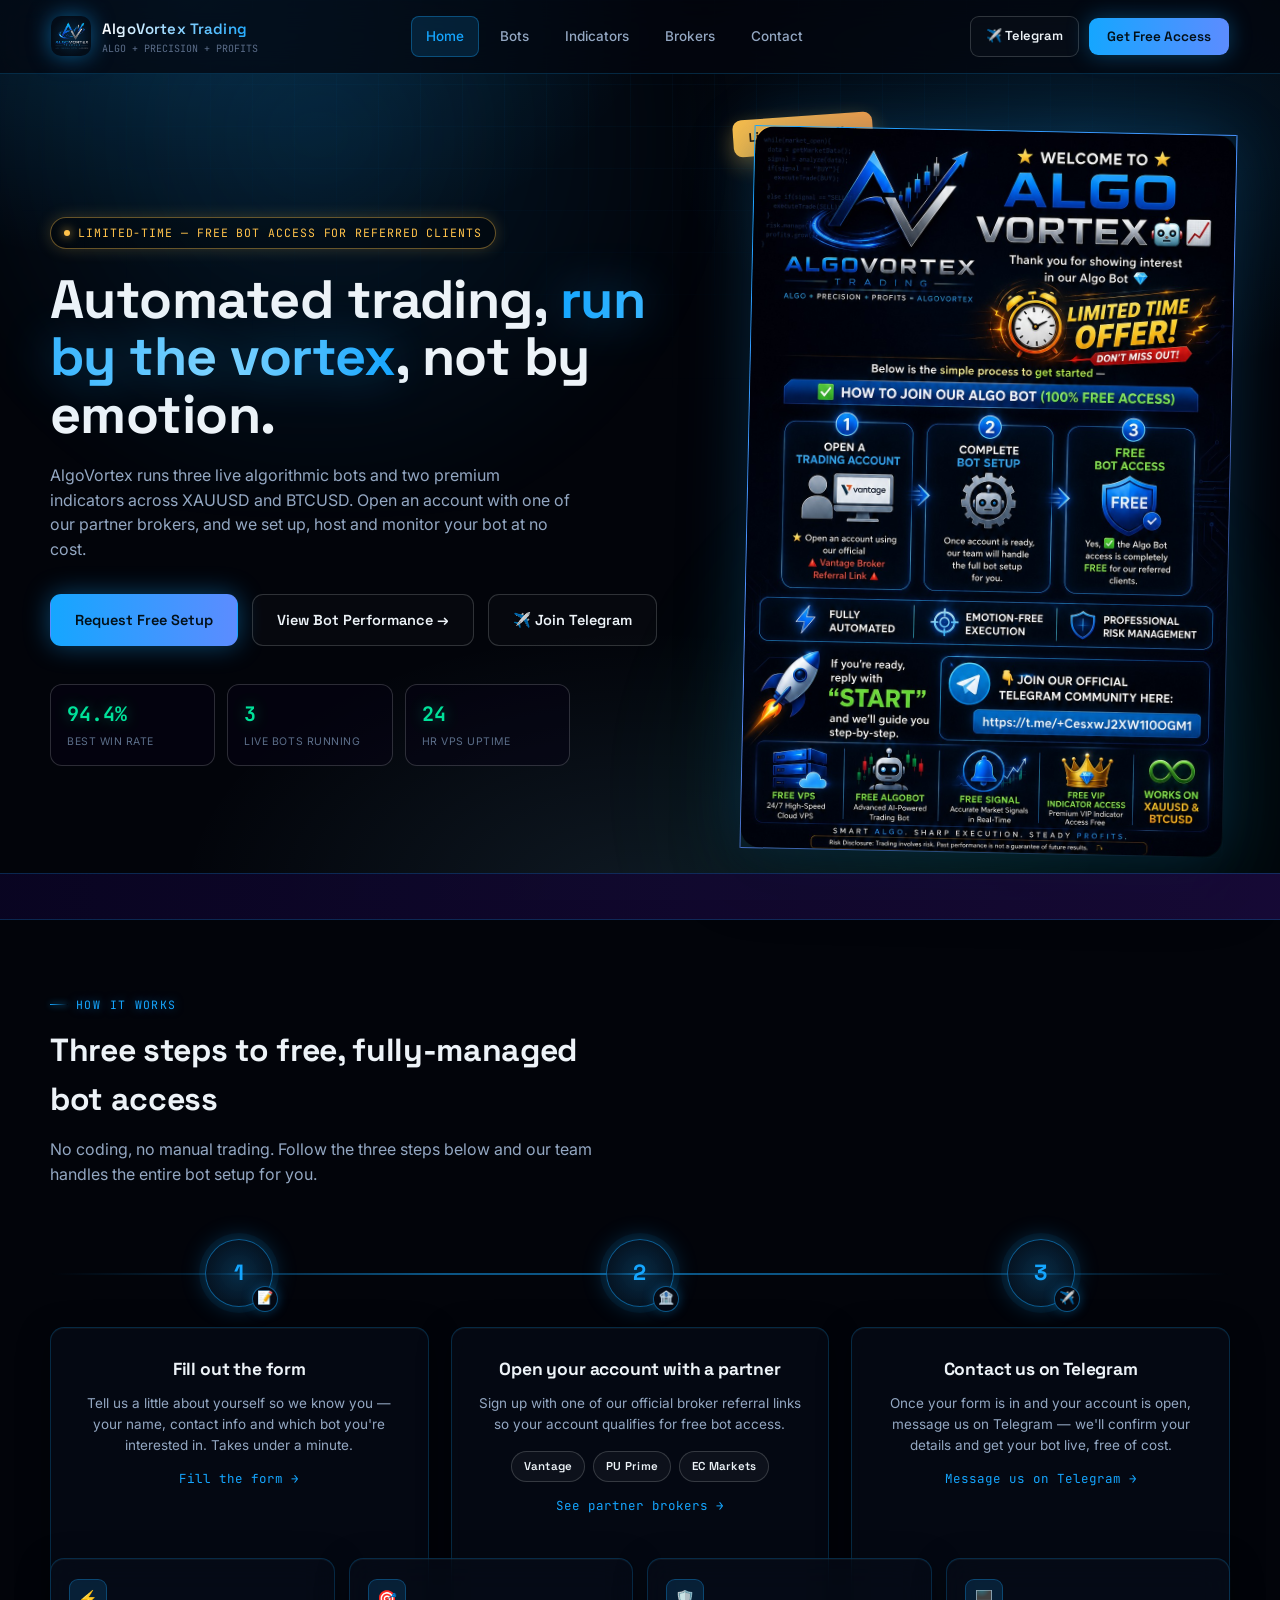
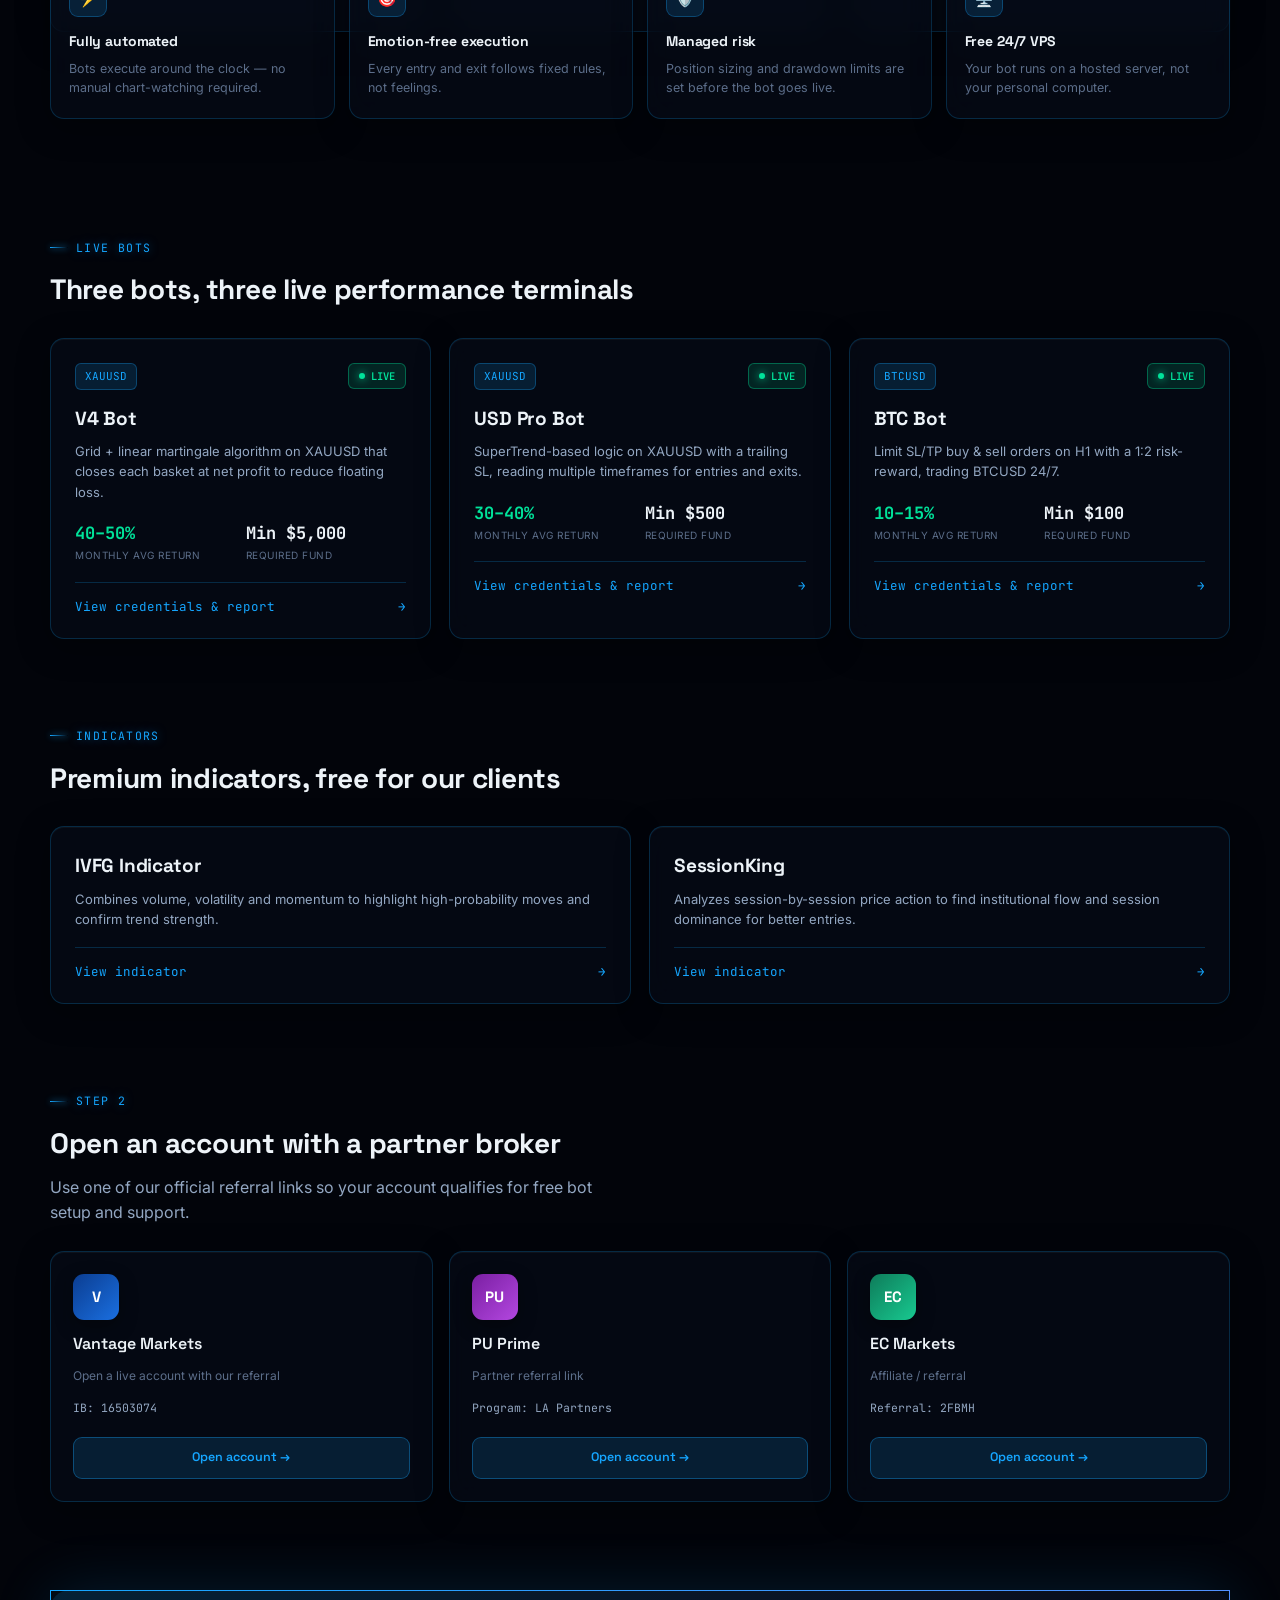
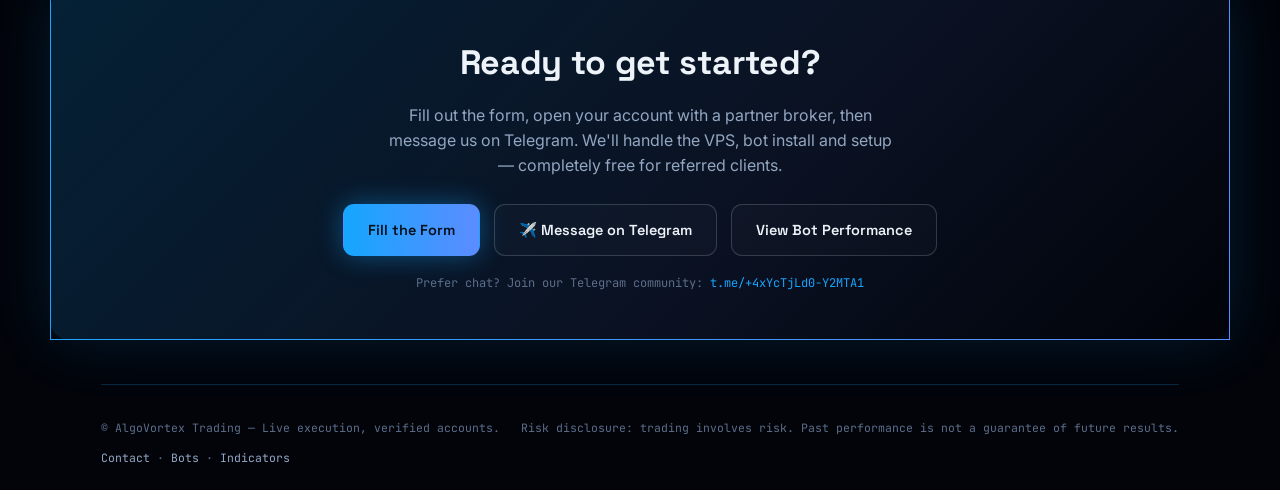
<file: index.html>
<!doctype html>
<html lang="en">
<head>
<meta charset="UTF-8">
<meta name="viewport" content="width=device-width, initial-scale=1.0">
<title>AlgoVortex Trading — Automated Algo Bots, Free VPS &amp; Signals</title>
<meta name="description" content="AlgoVortex Trading gives referred clients free access to our live automated trading bots, premium indicators, free VPS and real-time signals.">
<link rel="icon" type="image/png" href="assets/logo.png">
<link rel="preconnect" href="https://fonts.googleapis.com">
<link href="https://fonts.googleapis.com/css2?family=Space+Grotesk:wght@400;500;600;700&family=Inter:wght@400;500;600;700&family=JetBrains+Mono:wght@400;500;600;700&display=swap" rel="stylesheet">
<link rel="stylesheet" href="assets/theme.css">
<style>
  /* ============ HERO ============ */
  .hero{padding:56px 0 20px;position:relative;}
  .hero-grid{display:grid;grid-template-columns:1.15fr .85fr;gap:44px;align-items:center;}
  .eyebrow-badge{
    display:inline-flex;align-items:center;gap:8px;font-family:'JetBrains Mono',monospace;font-size:11.5px;
    letter-spacing:.08em;text-transform:uppercase;color:var(--gold);
    background:rgba(0,0,0,.3);border:1px solid rgba(255,194,75,.4);padding:6px 13px;border-radius:20px;margin-bottom:22px;
    box-shadow:0 0 16px rgba(255,194,75,.2);
  }
  .eyebrow-badge .dot{width:6px;height:6px;border-radius:50%;background:var(--gold);box-shadow:0 0 10px var(--gold);animation:pulse 1.8s ease-in-out infinite;}
  @keyframes pulse{0%,100%{opacity:1}50%{opacity:.35}}
  .hero h1{font-size:clamp(32px,4.4vw,54px);line-height:1.06;max-width:640px;}
  .hero h1 .g{background:linear-gradient(90deg,var(--btc),var(--pink) 60%,var(--blue));-webkit-background-clip:text;background-clip:text;color:transparent;filter:drop-shadow(0 0 24px rgba(21,166,255,.4));}
  .hero p.lead{color:var(--text-dim);font-size:16px;max-width:520px;margin-top:20px;}
  .hero-cta{display:flex;gap:14px;margin-top:32px;flex-wrap:wrap;}
  .btn{
    font-family:'Space Grotesk',sans-serif;font-weight:600;font-size:14.5px;
    padding:14px 24px;border-radius:11px;border:1px solid transparent;cursor:pointer;
    display:inline-flex;align-items:center;gap:9px;transition:.2s;
  }
  .btn-primary{background:linear-gradient(90deg,var(--btc),var(--purple));color:#031018;box-shadow:0 0 26px rgba(21,166,255,.4);}
  .btn-primary:hover{transform:translateY(-2px);box-shadow:0 0 34px rgba(21,166,255,.55);}
  .btn-ghost{background:rgba(255,255,255,.02);border-color:var(--border-2);color:var(--text);}
  .btn-ghost:hover{border-color:var(--btc);color:var(--btc);}
  .hero-stats{display:grid;grid-template-columns:repeat(3,1fr);gap:12px;margin-top:38px;max-width:520px;}
  .hstat{background:rgba(6,2,20,.4);border:1px solid var(--border-2);border-radius:12px;padding:14px 16px;}
  .hstat .v{font-family:'JetBrains Mono',monospace;font-size:20px;font-weight:700;color:var(--green);text-shadow:0 0 14px rgba(0,226,154,.4);}
  .hstat .l{font-size:10.5px;color:var(--text-faint);margin-top:4px;text-transform:uppercase;letter-spacing:.05em;}

  .hero-art{position:relative;}
  .offer-frame{
    border-radius:var(--radius-lg);overflow:hidden;border:1px solid transparent;
    border-image:linear-gradient(140deg,var(--btc),var(--purple),transparent) 1;
    box-shadow:0 0 60px rgba(21,166,255,.22), 0 24px 60px rgba(0,0,0,.5);
    transform:rotate(1.2deg);transition:transform .4s ease;
  }
  .offer-frame:hover{transform:rotate(0deg) scale(1.01);}
  .offer-frame img{width:100%;display:block;}
  .offer-ribbon{
    position:absolute;top:-14px;left:-14px;background:linear-gradient(90deg,var(--gold),#ff9f43);color:#241300;
    font-family:'Space Grotesk',sans-serif;font-weight:700;font-size:12.5px;padding:9px 16px;border-radius:9px;
    box-shadow:0 8px 22px rgba(255,194,75,.4);transform:rotate(-4deg);
  }

  /* ============ MARQUEE ============ */
  .marquee-bar{background:linear-gradient(90deg, rgba(10,5,36,.9), rgba(24,10,58,.9));border-top:1px solid var(--border);border-bottom:1px solid var(--border);overflow:hidden;white-space:nowrap;padding:10px 0;position:relative;z-index:1;}
  .marquee-track{display:inline-flex;gap:50px;animation:scrollTicker 34s linear infinite;padding-left:100%;}
  .marquee-track span{font-family:'JetBrains Mono',monospace;font-size:12px;color:var(--text-dim);}
  .marquee-track b{color:var(--btc);font-weight:600;}
  @keyframes scrollTicker{0%{transform:translateX(0)}100%{transform:translateX(-100%)}}
  @media (prefers-reduced-motion:reduce){.marquee-track{animation:none;padding-left:0;}}

  /* ============ PROCESS ============ */
  .process-wrap{position:relative;margin-top:52px;}
  .process-line{
    position:absolute;top:34px;left:0;right:0;height:2px;
    background:linear-gradient(90deg, transparent, rgba(21,166,255,.5), rgba(21,166,255,.5), transparent);
    transform-origin:left center;transform:scaleX(0);transition:transform 1.2s ease;
  }
  .process-line.in-view{transform:scaleX(1);}
  .process-grid{display:grid;grid-template-columns:repeat(3,1fr);gap:22px;position:relative;}
  .p-step{opacity:0;transform:translateY(18px);transition:opacity .6s ease, transform .6s ease;}
  .p-step.in-view{opacity:1;transform:translateY(0);}
  .p-step:nth-child(2){transition-delay:.15s;}
  .p-step:nth-child(3){transition-delay:.3s;}
  .p-num{
    width:68px;height:68px;border-radius:50%;display:flex;align-items:center;justify-content:center;
    font-family:'Space Grotesk',sans-serif;font-size:22px;font-weight:700;margin:0 auto 20px;
    background:radial-gradient(circle, rgba(21,166,255,.25), rgba(6,10,20,.9));
    border:1px solid rgba(21,166,255,.5);color:var(--btc);
    box-shadow:0 0 0 6px rgba(21,166,255,.06), 0 0 24px rgba(21,166,255,.3);
    animation:markPulse 3.4s ease-in-out infinite;
  }
  @keyframes markPulse{0%,100%{box-shadow:0 0 0 6px rgba(21,166,255,.06),0 0 24px rgba(21,166,255,.3);}50%{box-shadow:0 0 0 9px rgba(21,166,255,.1),0 0 34px rgba(21,166,255,.5);}}
  .p-num{position:relative;}
  .p-num-ic{position:absolute;bottom:-6px;right:-6px;width:26px;height:26px;border-radius:50%;background:var(--bg-1);border:1px solid rgba(21,166,255,.5);display:flex;align-items:center;justify-content:center;font-size:13px;box-shadow:0 0 12px rgba(21,166,255,.3);}
  .p-card{padding:28px 24px 26px;text-align:center;height:100%;}
  .p-card h3{font-size:17.5px;margin-bottom:10px;}
  .p-card p{color:var(--text-dim);font-size:13.5px;}
  .p-card .p-link{display:inline-block;margin-top:14px;font-size:12.5px;color:var(--btc);font-family:'JetBrains Mono',monospace;}
  .p-broker-row{display:flex;justify-content:center;gap:8px;margin-top:16px;flex-wrap:wrap;}
  .p-broker{font-family:'Space Grotesk',sans-serif;font-weight:600;font-size:11.5px;color:var(--text);background:rgba(255,255,255,.04);border:1px solid var(--border-2);padding:6px 12px;border-radius:20px;letter-spacing:.02em;}

  /* ============ FEATURE STRIP ============ */
  .feat-row{display:grid;grid-template-columns:repeat(4,1fr);gap:14px;margin-top:14px;}
  .feat{padding:20px 18px;text-align:left;}
  .feat .fi{width:38px;height:38px;border-radius:9px;background:var(--btc-soft);border:1px solid rgba(21,166,255,.3);display:flex;align-items:center;justify-content:center;margin-bottom:14px;color:var(--btc);}
  .feat h4{font-size:14px;margin-bottom:6px;}
  .feat p{font-size:12.5px;color:var(--text-faint);}

  /* ============ BOT / INDICATOR CARDS ============ */
  .grid-3{display:grid;grid-template-columns:repeat(3,1fr);gap:18px;}
  .grid-2{display:grid;grid-template-columns:repeat(2,1fr);gap:18px;}
  .card{padding:24px 24px 22px;transition:.25s;}
  .card:hover{border-color:rgba(21,166,255,.45);box-shadow:0 12px 40px rgba(21,166,255,.15);transform:translateY(-3px);}
  .card-top{display:flex;justify-content:space-between;align-items:flex-start;margin-bottom:14px;}
  .pair-tag{font-family:'JetBrains Mono',monospace;font-size:11px;color:var(--btc);background:var(--btc-soft);padding:4px 9px;border-radius:6px;border:1px solid rgba(21,166,255,.3);}
  .badge-live{font-family:'JetBrains Mono',monospace;font-size:10.5px;font-weight:600;background:var(--green-soft);color:var(--green);border:1px solid rgba(0,226,154,.35);padding:4px 10px;border-radius:6px;display:flex;align-items:center;gap:6px;}
  .badge-live .d{width:6px;height:6px;border-radius:50%;background:var(--green);box-shadow:0 0 8px var(--green);animation:pulse 1.8s ease-in-out infinite;}
  .card h3{font-size:19px;margin-bottom:8px;}
  .card .desc{color:var(--text-dim);font-size:13px;margin-bottom:18px;min-height:38px;}
  .card .metrics{display:grid;grid-template-columns:1fr 1fr;gap:10px;margin-bottom:18px;}
  .metrics .m .v{font-family:'JetBrains Mono',monospace;font-weight:700;font-size:17px;}
  .metrics .m .v.green{color:var(--green);}
  .metrics .m .l{font-size:10px;color:var(--text-faint);text-transform:uppercase;letter-spacing:.05em;margin-top:2px;}
  .card-link{display:flex;align-items:center;justify-content:space-between;font-size:12.5px;font-family:'JetBrains Mono',monospace;color:var(--btc);border-top:1px solid var(--border);padding-top:14px;}

  /* ============ BROKERS ============ */
  .broker-row{display:grid;grid-template-columns:repeat(3,1fr);gap:16px;}
  .broker{padding:22px 22px;display:flex;flex-direction:column;gap:10px;}
  .broker .blogo{width:46px;height:46px;border-radius:11px;display:flex;align-items:center;justify-content:center;font-family:'Space Grotesk',sans-serif;font-weight:700;font-size:15px;color:#fff;box-shadow:0 6px 18px rgba(0,0,0,.35);margin-bottom:2px;overflow:hidden;}
  .broker .blogo-img{padding:7px;}
  .broker .blogo-img img{width:100%;height:100%;object-fit:contain;}
  .broker .bname{font-family:'Space Grotesk',sans-serif;font-weight:600;font-size:16px;}
  .broker .bsub{font-size:12px;color:var(--text-faint);}
  .broker .bmeta{font-family:'JetBrains Mono',monospace;font-size:11.5px;color:var(--text-dim);margin-top:4px;}
  .broker a.bbtn{margin-top:10px;text-align:center;background:var(--btc-soft);border:1px solid rgba(21,166,255,.35);color:var(--btc);padding:10px;border-radius:9px;font-size:12.5px;font-weight:600;font-family:'Space Grotesk',sans-serif;transition:.2s;}
  .broker a.bbtn:hover{background:rgba(21,166,255,.22);}

  /* ============ CTA BAND ============ */
  .cta-band{
    border-radius:var(--radius-lg);padding:46px clamp(24px,5vw,60px);text-align:center;
    background:linear-gradient(135deg, rgba(21,166,255,.18), rgba(92,140,255,.1) 60%, transparent);
    border:1px solid transparent;border-image:linear-gradient(120deg,var(--btc),var(--purple)) 1;
    box-shadow:0 0 60px rgba(21,166,255,.15);
  }
  .cta-band h2{font-size:clamp(24px,3vw,34px);margin-bottom:14px;}
  .cta-band p{color:var(--text-dim);max-width:520px;margin:0 auto 26px;}
  .cta-row{display:flex;justify-content:center;gap:14px;flex-wrap:wrap;}
  .telegram-note{margin-top:18px;font-family:'JetBrains Mono',monospace;font-size:12px;color:var(--text-faint);}
  .telegram-note a{color:var(--btc);}

  /* ============ CONTACT MODAL ============ */
  .modal-overlay{
    position:fixed;inset:0;z-index:200;background:rgba(2,4,10,.78);backdrop-filter:blur(6px);
    display:none;align-items:center;justify-content:center;padding:24px;
  }
  .modal-overlay.open{display:flex;}
  .modal-box{
    width:100%;max-width:680px;max-height:88vh;border-radius:var(--radius-lg);
    background:var(--bg-1);border:1px solid var(--border);box-shadow:0 30px 90px rgba(0,0,0,.6), 0 0 60px rgba(21,166,255,.15);
    animation:modalUp .3s ease both;
    display:flex;flex-direction:column;overflow:hidden;
  }
  @keyframes modalUp{from{opacity:0;transform:translateY(16px) scale(.98);}to{opacity:1;transform:translateY(0) scale(1);}}
  .modal-head{display:flex;justify-content:space-between;align-items:center;gap:12px;padding:18px 22px;border-bottom:1px solid var(--border);flex-shrink:0;}
  .modal-head h3{font-size:17px;line-height:1.3;}
  .modal-close{background:none;border:1px solid var(--border-2);color:var(--text-dim);width:34px;height:34px;flex-shrink:0;border-radius:8px;cursor:pointer;font-size:16px;}
  .modal-close:hover{color:var(--btc);border-color:var(--btc);}
  .modal-body{padding:8px;overflow-y:auto;overflow-x:hidden;-webkit-overflow-scrolling:touch;flex:1;}
  .modal-body iframe{display:block;width:100%;max-width:100%;border:0;min-height:920px;border-radius:10px;background:#fff;}

  @media (max-width:600px){
    .modal-overlay{padding:0;align-items:flex-end;}
    .modal-box{
      max-width:100%;width:100%;max-height:92vh;
      border-radius:18px 18px 0 0;
      animation:modalUpMobile .3s ease both;
    }
    .modal-head{padding:16px 16px 14px;}
    .modal-head h3{font-size:15.5px;}
    .modal-body{padding:6px;}
    .modal-body iframe{min-height:1080px;}
  }
  @keyframes modalUpMobile{from{opacity:0;transform:translateY(100%);}to{opacity:1;transform:translateY(0);}}

  @media (max-width:920px){
    .hero-grid{grid-template-columns:1fr;}
    .hero-art{order:-1;max-width:420px;margin:0 auto;}
    .process-grid,.feat-row,.grid-3,.grid-2,.broker-row{grid-template-columns:1fr;}
    .process-line{display:none;}
    .hero-stats{grid-template-columns:repeat(3,1fr);}
  }

  /* ============ MOBILE NAV (fix) ============ */
  .nav-backdrop{position:fixed;inset:0;background:rgba(2,4,10,.6);backdrop-filter:blur(3px);z-index:59;opacity:0;pointer-events:none;transition:opacity .25s ease;}
  .topbar{z-index:61;}
  .nav-backdrop.open{opacity:1;pointer-events:auto;}
  .burger{position:relative;z-index:61;}
  .burger .bx{position:relative;width:16px;height:12px;display:block;margin:0 auto;}
  .burger .bx span{position:absolute;left:0;right:0;height:2px;background:currentColor;border-radius:2px;transition:transform .25s ease,opacity .2s ease,top .25s ease;}
  .burger .bx span:nth-child(1){top:0;}
  .burger .bx span:nth-child(2){top:5px;}
  .burger .bx span:nth-child(3){top:10px;}
  .burger.open .bx span:nth-child(1){top:5px;transform:rotate(45deg);}
  .burger.open .bx span:nth-child(2){opacity:0;}
  .burger.open .bx span:nth-child(3){top:5px;transform:rotate(-45deg);}
  .mobile-nav-extra{display:none;}
  .topbar-actions{display:flex;align-items:center;gap:10px;}
  @media (max-width:860px){
    .topbar{gap:8px;padding:14px clamp(14px,4vw,20px);}
    .topbar-actions{display:none !important;}
    .brand-sub{display:none;}
    .brand-mark{width:34px;height:34px;}
    .brand-name{font-size:14px;white-space:nowrap;}
    .mobile-nav-extra{display:flex;flex-direction:column;gap:10px;margin-bottom:20px;padding-bottom:20px;border-bottom:1px solid var(--border-2);}
    .mobile-nav-extra .btn{width:100%;justify-content:center;}
  }
  @media (max-width:360px){
    .brand-name{font-size:12.5px;}
    .brand-sub{display:none;}
  }
  @media (max-width:860px){
    .nav-links{
      display:flex !important;flex-direction:column;align-items:stretch;gap:4px;
      position:fixed;top:0;right:0;height:100vh;width:min(78vw,300px);
      background:linear-gradient(160deg, rgba(8,12,26,.98), rgba(5,8,18,.98));
      border-left:1px solid var(--border);
      padding:88px 20px 28px;z-index:60;
      transform:translateX(100%);transition:transform .3s ease;
      box-shadow:-20px 0 60px rgba(0,0,0,.5);
      overflow-y:auto;
    }
    .nav-links.mobile-open{transform:translateX(0);}
    .nav-links a{padding:13px 14px;font-size:15px;border-radius:9px;border:1px solid var(--border-2);}
    .nav-links a.current{border-color:rgba(21,166,255,.35);}
  }
</style>
</head>
<body>
<div class="bg-fx"><div class="grid-overlay"></div></div>

<header class="topbar">
  <a href="index.html" class="brand">
    <div class="brand-mark"><img src="assets/logo.png" alt="AlgoVortex logo"></div>
    <div>
      <div class="brand-name">AlgoVortex Trading</div>
      <div class="brand-sub">ALGO + PRECISION + PROFITS</div>
    </div>
  </a>
  <nav class="nav-links" id="navLinks">
    <div class="mobile-nav-extra">
      <button class="btn btn-primary" onclick="openContact();closeMenu();">Get Free Access</button>
      <a class="btn btn-ghost" href="https://t.me/+4xYcTjLd0-Y2MTA1" target="_blank" rel="noopener">✈️ Join Telegram</a>
    </div>
    <a href="index.html" class="current">Home</a>
    <a href="bots.html">Bots</a>
    <a href="indicators.html">Indicators</a>
    <a href="#brokers">Brokers</a>
    <a href="javascript:void(0)" onclick="openContact();closeMenu();">Contact</a>
  </nav>
  <div class="topbar-actions">
    <a class="btn-ghost" style="font-family:'Space Grotesk',sans-serif;font-weight:600;font-size:13px;padding:9px 15px;border-radius:9px;border:1px solid var(--border-2);display:inline-flex;align-items:center;gap:7px;" href="https://t.me/+4xYcTjLd0-Y2MTA1" target="_blank" rel="noopener">✈️ Telegram</a>
    <button class="nav-cta" onclick="openContact()">Get Free Access</button>
  </div>
  <button class="burger" id="burgerBtn" onclick="toggleMenu()" aria-label="Menu" aria-expanded="false" aria-controls="navLinks">
    <span class="bx"><span></span><span></span><span></span></span>
  </button>
  <div class="nav-backdrop" id="navBackdrop" onclick="closeMenu()"></div>
</header>

<main class="wrap hero">
  <div class="hero-grid">
    <div>
      <div class="eyebrow-badge"><span class="dot"></span> Limited-time — free bot access for referred clients</div>
      <h1>Automated trading, <span class="g">run by the vortex</span>, not by emotion.</h1>
      <p class="lead">AlgoVortex runs three live algorithmic bots and two premium indicators across XAUUSD and BTCUSD. Open an account with one of our partner brokers, and we set up, host and monitor your bot at no cost.</p>
      <div class="hero-cta">
        <button class="btn btn-primary" onclick="openContact()">
          Request Free Setup
        </button>
        <a class="btn btn-ghost" href="bots.html">View Bot Performance →</a>
        <a class="btn btn-ghost" href="https://t.me/+4xYcTjLd0-Y2MTA1" target="_blank" rel="noopener">✈️ Join Telegram</a>
      </div>
      <div class="hero-stats">
        <div class="hstat"><div class="v" data-count="94.4" data-suffix="%">0%</div><div class="l">Best Win Rate</div></div>
        <div class="hstat"><div class="v" data-count="3">0</div><div class="l">Live Bots Running</div></div>
        <div class="hstat"><div class="v" data-count="24">0</div><div class="l">Hr VPS Uptime</div></div>
      </div>
    </div>
    <div class="hero-art">
      <span class="offer-ribbon">Limited time offer</span>
      <div class="offer-frame"><img src="offer.png" alt="AlgoVortex limited-time free bot access offer"></div>
    </div>
  </div>
</main>

<div class="marquee-bar">
  <div class="marquee-track">
    <span>XAUUSD <b>V4 Grid Engine</b> — live</span>
    <span>BTCUSD <b>Bot 3</b> — live</span>
    <span>XAUUSD <b>USD Pro Bot</b> — 4 strategies combined</span>
    <span>Free <b>VPS</b> for every referred client</span>
    <span>Free <b>VIP indicator</b> access included</span>
    <span>XAUUSD <b>V4 Grid Engine</b> — live</span>
    <span>BTCUSD <b>Bot 3</b> — live</span>
    <span>XAUUSD <b>USD Pro Bot</b> — 4 strategies combined</span>
    <span>Free <b>VPS</b> for every referred client</span>
    <span>Free <b>VIP indicator</b> access included</span>
  </div>
</div>

<section class="wrap section" id="process">
  <div class="kicker">How it works</div>
  <h2 style="font-size:clamp(24px,3vw,32px);max-width:560px;">Three steps to free, fully-managed bot access</h2>
  <p style="color:var(--text-dim);margin-top:12px;max-width:560px;">No coding, no manual trading. Follow the three steps below and our team handles the entire bot setup for you.</p>

  <div class="process-wrap" data-reveal>
    <div class="process-line" data-reveal-line></div>
    <div class="process-grid">
      <div class="p-step" data-reveal-item>
        <div class="p-num">1<span class="p-num-ic">📝</span></div>
        <div class="panel p-card">
          <h3>Fill out the form</h3>
          <p>Tell us a little about yourself so we know you — your name, contact info and which bot you're interested in. Takes under a minute.</p>
          <a class="p-link" href="javascript:void(0)" onclick="openContact()">Fill the form →</a>
        </div>
      </div>
      <div class="p-step" data-reveal-item>
        <div class="p-num">2<span class="p-num-ic">🏦</span></div>
        <div class="panel p-card">
          <h3>Open your account with a partner</h3>
          <p>Sign up with one of our official broker referral links so your account qualifies for free bot access.</p>
          <div class="p-broker-row">
            <span class="p-broker">Vantage</span>
            <span class="p-broker">PU Prime</span>
            <span class="p-broker">EC Markets</span>
          </div>
          <a class="p-link" href="#brokers">See partner brokers →</a>
        </div>
      </div>
      <div class="p-step" data-reveal-item>
        <div class="p-num">3<span class="p-num-ic">✈️</span></div>
        <div class="panel p-card">
          <h3>Contact us on Telegram</h3>
          <p>Once your form is in and your account is open, message us on Telegram — we'll confirm your details and get your bot live, free of cost.</p>
          <a class="p-link" href="https://t.me/+4xYcTjLd0-Y2MTA1" target="_blank" rel="noopener">Message us on Telegram →</a>
        </div>
      </div>
    </div>
  </div>

  <div class="feat-row">
    <div class="panel feat">
      <div class="fi">⚡</div>
      <h4>Fully automated</h4>
      <p>Bots execute around the clock — no manual chart-watching required.</p>
    </div>
    <div class="panel feat">
      <div class="fi">🎯</div>
      <h4>Emotion-free execution</h4>
      <p>Every entry and exit follows fixed rules, not feelings.</p>
    </div>
    <div class="panel feat">
      <div class="fi">🛡️</div>
      <h4>Managed risk</h4>
      <p>Position sizing and drawdown limits are set before the bot goes live.</p>
    </div>
    <div class="panel feat">
      <div class="fi">🖥️</div>
      <h4>Free 24/7 VPS</h4>
      <p>Your bot runs on a hosted server, not your personal computer.</p>
    </div>
  </div>
</section>

<section class="wrap section-tight" id="bots-preview">
  <div class="kicker">Live bots</div>
  <h2 style="font-size:clamp(22px,3vw,28px);">Three bots, three live performance terminals</h2>
  <div class="grid-3" style="margin-top:26px;">
    <div class="panel card">
      <div class="card-top"><span class="pair-tag">XAUUSD</span><span class="badge-live"><span class="d"></span>LIVE</span></div>
      <h3>V4 Bot</h3>
      <div class="desc">Grid + linear martingale algorithm on XAUUSD that closes each basket at net profit to reduce floating loss.</div>
      <div class="metrics">
        <div class="m"><div class="v green">40–50%</div><div class="l">Monthly avg return</div></div>
        <div class="m"><div class="v">Min $5,000</div><div class="l">Required fund</div></div>
      </div>
      <a class="card-link" href="bots.html#v4">View credentials &amp; report <span>→</span></a>
    </div>
    <div class="panel card">
      <div class="card-top"><span class="pair-tag">XAUUSD</span><span class="badge-live"><span class="d"></span>LIVE</span></div>
      <h3>USD Pro Bot</h3>
      <div class="desc">SuperTrend-based logic on XAUUSD with a trailing SL, reading multiple timeframes for entries and exits.</div>
      <div class="metrics">
        <div class="m"><div class="v green">30–40%</div><div class="l">Monthly avg return</div></div>
        <div class="m"><div class="v">Min $500</div><div class="l">Required fund</div></div>
      </div>
      <a class="card-link" href="bots.html#usd">View credentials &amp; report <span>→</span></a>
    </div>
    <div class="panel card">
      <div class="card-top"><span class="pair-tag">BTCUSD</span><span class="badge-live"><span class="d"></span>LIVE</span></div>
      <h3>BTC Bot</h3>
      <div class="desc">Limit SL/TP buy &amp; sell orders on H1 with a 1:2 risk-reward, trading BTCUSD 24/7.</div>
      <div class="metrics">
        <div class="m"><div class="v green">10–15%</div><div class="l">Monthly avg return</div></div>
        <div class="m"><div class="v">Min $100</div><div class="l">Required fund</div></div>
      </div>
      <a class="card-link" href="bots.html#btc">View credentials &amp; report <span>→</span></a>
    </div>
  </div>
</section>

<section class="wrap section-tight" id="indicators-preview">
  <div class="kicker">Indicators</div>
  <h2 style="font-size:clamp(22px,3vw,28px);">Premium indicators, free for our clients</h2>
  <div class="grid-2" style="margin-top:26px;">
    <div class="panel card">
      <h3>IVFG Indicator</h3>
      <div class="desc">Combines volume, volatility and momentum to highlight high-probability moves and confirm trend strength.</div>
      <a class="card-link" href="indicators.html">View indicator <span>→</span></a>
    </div>
    <div class="panel card">
      <h3>SessionKing</h3>
      <div class="desc">Analyzes session-by-session price action to find institutional flow and session dominance for better entries.</div>
      <a class="card-link" href="indicators.html">View indicator <span>→</span></a>
    </div>
  </div>
</section>

<section class="wrap section-tight" id="brokers">
  <div class="kicker">Step 2</div>
  <h2 style="font-size:clamp(22px,3vw,28px);">Open an account with a partner broker</h2>
  <p style="color:var(--text-dim);margin-top:10px;max-width:560px;">Use one of our official referral links so your account qualifies for free bot setup and support.</p>
  <div class="broker-row" style="margin-top:26px;">
    <div class="panel broker">
      <div class="blogo blogo-img" style="background:#fff;"><img src="https://logo.clearbit.com/vantagemarkets.com?size=80" alt="Vantage Markets logo" loading="lazy" onerror="this.parentElement.classList.remove('blogo-img');this.parentElement.style.background='linear-gradient(135deg,#0B3D91,#1A6FE0)';this.replaceWith(Object.assign(document.createElement('span'),{textContent:'V'}));"></div>
      <div class="bname">Vantage Markets</div>
      <div class="bsub">Open a live account with our referral</div>
      <div class="bmeta">IB: 16503074</div>
      <a class="bbtn" href="https://www.vantagemarkets.com/open-live-account/?affid=MTY1MDMwNzQ=&invitecode=Algovortex" target="_blank" rel="noopener">Open account →</a>
    </div>
    <div class="panel broker">
      <div class="blogo blogo-img" style="background:#fff;"><img src="https://logo.clearbit.com/puprime.com?size=80" alt="PU Prime logo" loading="lazy" onerror="this.parentElement.classList.remove('blogo-img');this.parentElement.style.background='linear-gradient(135deg,#7A1FA2,#B347E0)';this.replaceWith(Object.assign(document.createElement('span'),{textContent:'PU'}));"></div>
      <div class="bname">PU Prime</div>
      <div class="bsub">Partner referral link</div>
      <div class="bmeta">Program: LA Partners</div>
      <a class="bbtn" href="https://puvip.co/la-partners/ALGOVORTEX" target="_blank" rel="noopener">Open account →</a>
    </div>
    <div class="panel broker">
      <div class="blogo blogo-img" style="background:#fff;"><img src="https://logo.clearbit.com/ecmarkets.com?size=80" alt="EC Markets logo" loading="lazy" onerror="this.parentElement.classList.remove('blogo-img');this.parentElement.style.background='linear-gradient(135deg,#0E7C5A,#18C990)';this.replaceWith(Object.assign(document.createElement('span'),{textContent:'EC'}));"></div>
      <div class="bname">EC Markets</div>
      <div class="bsub">Affiliate / referral</div>
      <div class="bmeta">Referral: 2FBMH</div>
      <a class="bbtn" href="https://i.ecmarkets.com/api/client/pm/2/2FBMH" target="_blank" rel="noopener">Open account →</a>
    </div>
  </div>
</section>

<section class="wrap section-tight">
  <div class="cta-band">
    <h2>Ready to get started?</h2>
    <p>Fill out the form, open your account with a partner broker, then message us on Telegram. We'll handle the VPS, bot install and setup — completely free for referred clients.</p>
    <div class="cta-row">
      <button class="btn btn-primary" onclick="openContact()">Fill the Form</button>
      <a class="btn btn-ghost" href="https://t.me/+4xYcTjLd0-Y2MTA1" target="_blank" rel="noopener">✈️ Message on Telegram</a>
      <a class="btn btn-ghost" href="bots.html">View Bot Performance</a>
    </div>
    <div class="telegram-note">Prefer chat? Join our Telegram community: <a href="https://t.me/+4xYcTjLd0-Y2MTA1" target="_blank" rel="noopener">t.me/+4xYcTjLd0-Y2MTA1</a></div>
  </div>
</section>

<div class="wrap">
  <footer class="foot">
    <span>© AlgoVortex Trading — Live execution, verified accounts.</span>
    <span>Risk disclosure: trading involves risk. Past performance is not a guarantee of future results.</span>
    <span><a href="javascript:void(0)" onclick="openContact()">Contact</a> · <a href="bots.html">Bots</a> · <a href="indicators.html">Indicators</a></span>
  </footer>
</div>

<!-- Contact modal -->
<div class="modal-overlay" id="contactModal" onclick="if(event.target===this) closeContact()">
  <div class="modal-box">
    <div class="modal-head">
      <h3>Get free bot access</h3>
      <button class="modal-close" onclick="closeContact()" aria-label="Close">✕</button>
    </div>
    <div class="modal-body">
      <iframe src="https://docs.google.com/forms/d/e/1FAIpQLSePcIQGl6onnGEYOl34PDg5glkpNa48JPurK2uollfFUHZbuA/viewform?embedded=true" title="AlgoVortex contact form">Loading…</iframe>
    </div>
  </div>
</div>

<script>
  function openContact(){document.getElementById('contactModal').classList.add('open');document.body.style.overflow='hidden';}
  function closeContact(){document.getElementById('contactModal').classList.remove('open');document.body.style.overflow='';}

  // Mobile nav menu
  const navLinks = document.getElementById('navLinks');
  const burgerBtn = document.getElementById('burgerBtn');
  const navBackdrop = document.getElementById('navBackdrop');
  function toggleMenu(){ navLinks.classList.contains('mobile-open') ? closeMenu() : openMenu(); }
  function openMenu(){
    navLinks.classList.add('mobile-open');
    burgerBtn.classList.add('open');
    burgerBtn.setAttribute('aria-expanded','true');
    navBackdrop.classList.add('open');
    document.body.style.overflow='hidden';
  }
  function closeMenu(){
    navLinks.classList.remove('mobile-open');
    burgerBtn.classList.remove('open');
    burgerBtn.setAttribute('aria-expanded','false');
    navBackdrop.classList.remove('open');
    if(!document.getElementById('contactModal').classList.contains('open')) document.body.style.overflow='';
  }
  navLinks.querySelectorAll('a').forEach(a=>a.addEventListener('click',closeMenu));
  document.addEventListener('keydown',e=>{if(e.key==='Escape'){closeContact();closeMenu();}});

  // Reveal process steps + counters on scroll
  const io = new IntersectionObserver((entries)=>{
    entries.forEach(entry=>{
      if(entry.isIntersecting){
        entry.target.querySelectorAll('[data-reveal-item]').forEach(el=>el.classList.add('in-view'));
        const line = entry.target.querySelector('[data-reveal-line]');
        if(line) line.classList.add('in-view');
        io.unobserve(entry.target);
      }
    });
  },{threshold:.25});
  document.querySelectorAll('[data-reveal]').forEach(el=>io.observe(el));

  // Animated counters
  function animateCount(el){
    const target = parseFloat(el.getAttribute('data-count'));
    const suffix = el.getAttribute('data-suffix')||'';
    const prefix = el.getAttribute('data-prefix')||'';
    const dur = 1400; const start = performance.now();
    function tick(now){
      const p = Math.min(1,(now-start)/dur);
      const eased = 1-Math.pow(1-p,3);
      const val = target*eased;
      el.textContent = prefix + (Number.isInteger(target)? Math.round(val): val.toFixed(1)) + suffix;
      if(p<1) requestAnimationFrame(tick);
    }
    requestAnimationFrame(tick);
  }
  const counterIo = new IntersectionObserver((entries)=>{
    entries.forEach(entry=>{
      if(entry.isIntersecting){animateCount(entry.target);counterIo.unobserve(entry.target);}
    });
  },{threshold:.6});
  document.querySelectorAll('[data-count]').forEach(el=>counterIo.observe(el));
</script>
</body>
</html>
</file>
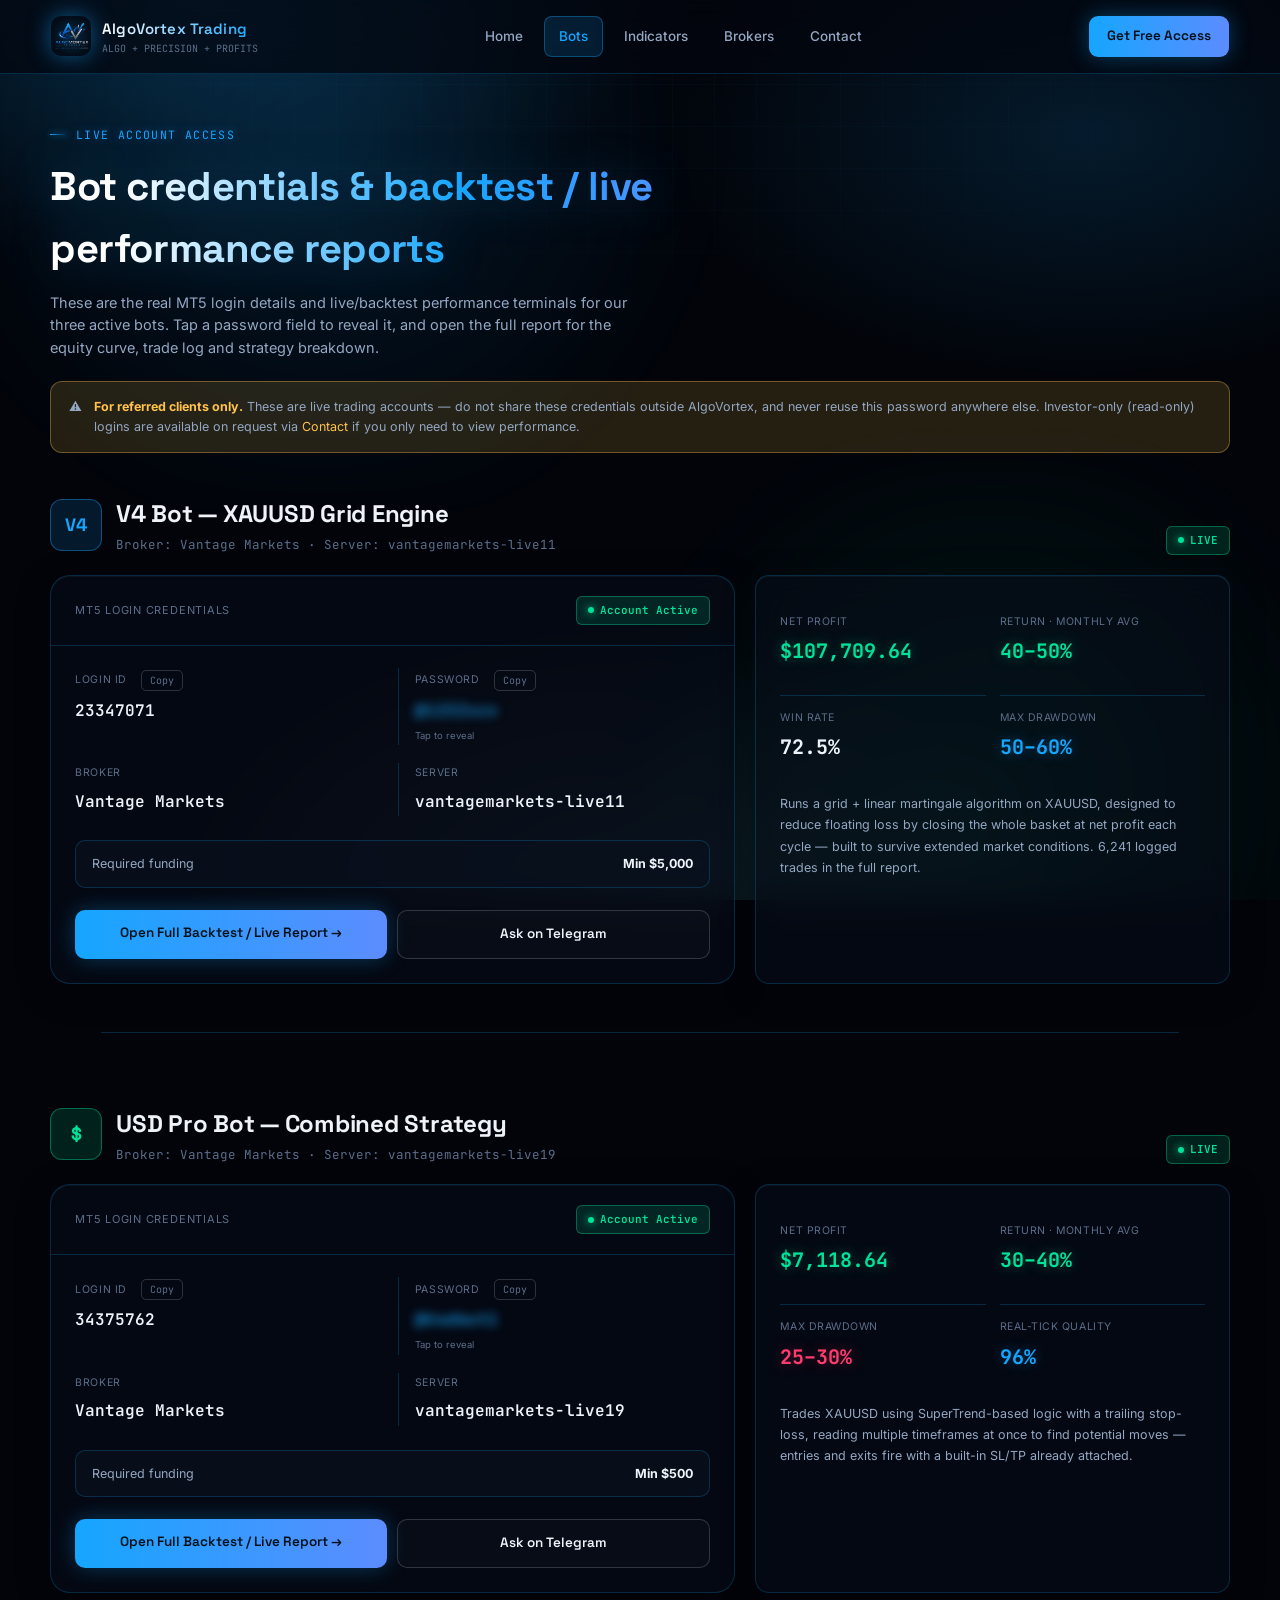
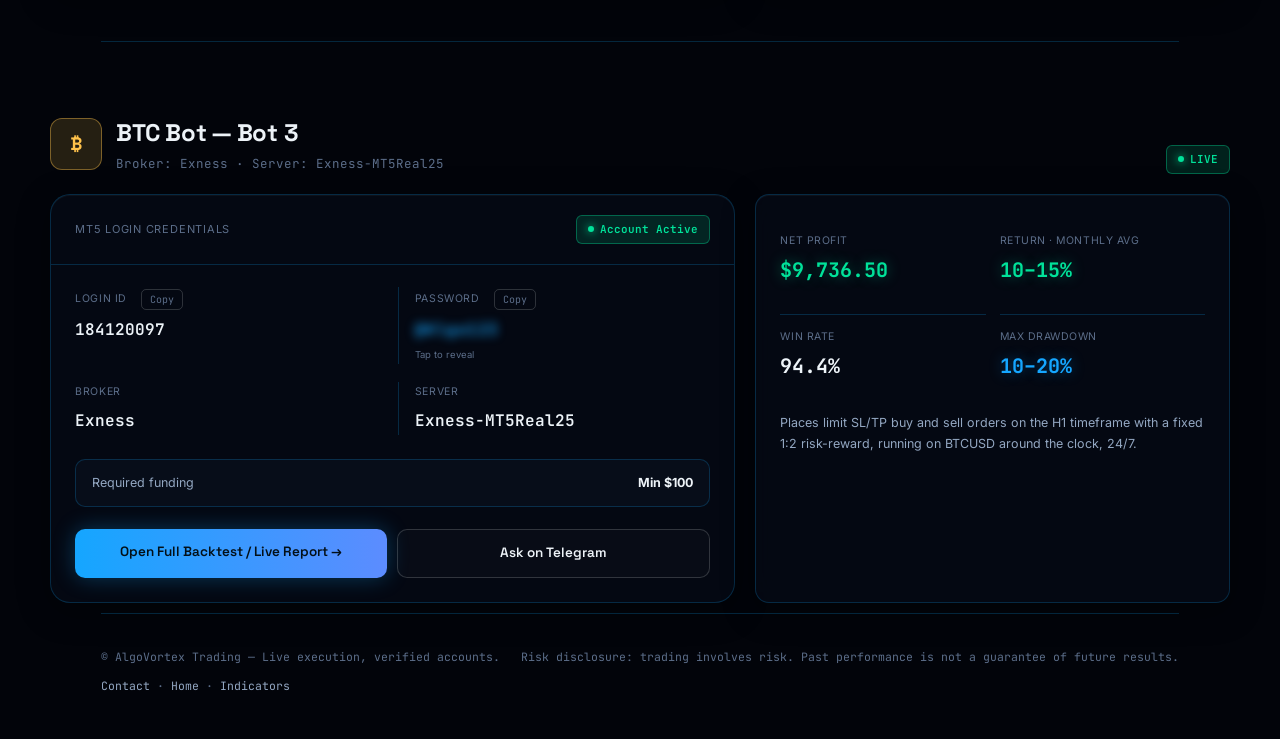
<file: bots.html>
<!doctype html>
<html lang="en">
<head>
<meta charset="UTF-8">
<meta name="viewport" content="width=device-width, initial-scale=1.0">
<title>Live Bots &amp; Credentials — AlgoVortex Trading</title>
<meta name="description" content="Live account credentials and backtest / performance reports for AlgoVortex Trading's three automated bots.">
<link rel="icon" type="image/png" href="assets/logo.png">
<link rel="preconnect" href="https://fonts.googleapis.com">
<link href="https://fonts.googleapis.com/css2?family=Space+Grotesk:wght@400;500;600;700&family=Inter:wght@400;500;600;700&family=JetBrains+Mono:wght@400;500;600;700&display=swap" rel="stylesheet">
<link rel="stylesheet" href="assets/theme.css">
<style>
  .page-head{padding:52px 0 8px;}
  .page-head h1{font-size:clamp(28px,4vw,40px);max-width:680px;
    background:linear-gradient(90deg,#fff 10%,var(--blue) 60%,var(--purple) 100%);
    -webkit-background-clip:text;background-clip:text;color:transparent;
    filter:drop-shadow(0 0 22px rgba(21,166,255,.25));}
  .page-head p{color:var(--text-dim);font-size:14.5px;margin-top:12px;max-width:600px;}
  .warn-note{
    margin-top:22px;display:flex;gap:12px;align-items:flex-start;padding:15px 18px;border-radius:12px;
    background:var(--gold-soft);border:1px solid rgba(255,194,75,.35);color:var(--text-dim);font-size:12.5px;line-height:1.6;
  }
  .warn-note b{color:var(--gold);}

  .bot-block{padding:34px 0 10px;scroll-margin-top:90px;}
  .bot-head{display:flex;justify-content:space-between;align-items:flex-end;flex-wrap:wrap;gap:14px;margin-bottom:20px;}
  .bot-head .titles{display:flex;align-items:center;gap:14px;}
  .bot-icon{width:52px;height:52px;border-radius:12px;display:flex;align-items:center;justify-content:center;font-family:'Space Grotesk';font-weight:700;font-size:18px;flex-shrink:0;}
  .bot-head h2{font-size:24px;}
  .bot-head .sub{font-size:12.5px;color:var(--text-faint);font-family:'JetBrains Mono',monospace;margin-top:3px;}
  .badge-live{font-family:'JetBrains Mono',monospace;font-size:11px;font-weight:600;background:var(--green-soft);color:var(--green);border:1px solid rgba(0,226,154,.35);padding:5px 11px;border-radius:6px;display:flex;align-items:center;gap:6px;}
  .badge-live .d{width:6px;height:6px;border-radius:50%;background:var(--green);box-shadow:0 0 8px var(--green);animation:pulse 1.8s ease-in-out infinite;}
  @keyframes pulse{0%,100%{opacity:1}50%{opacity:.35}}

  .bot-layout{display:grid;grid-template-columns:1.3fr .9fr;gap:20px;align-items:start;}

  .cred-card{border-radius:var(--radius-lg);overflow:hidden;}
  .cred-top{padding:20px 24px;border-bottom:1px solid var(--border);display:flex;justify-content:space-between;align-items:center;flex-wrap:wrap;gap:10px;}
  .cred-top .label{font-size:11px;color:var(--text-faint);text-transform:uppercase;letter-spacing:.07em;}
  .cred-grid{display:grid;grid-template-columns:1fr 1fr;padding:22px 24px 24px;gap:18px 10px;}
  .c-field{padding:2px 16px;border-left:1px solid var(--border);}
  .c-field:nth-child(odd){border-left:none;padding-left:0;}
  .c-field .k{font-size:10.5px;color:var(--text-faint);text-transform:uppercase;letter-spacing:.06em;margin-bottom:8px;display:flex;align-items:center;gap:6px;}
  .c-field .v{font-family:'JetBrains Mono',monospace;font-size:16px;font-weight:600;word-break:break-all;}
  .c-field .v.pw{color:var(--btc);letter-spacing:.03em;filter:blur(5px);transition:filter .2s;cursor:pointer;user-select:none;}
  .c-field .v.pw.revealed{filter:blur(0);}
  .reveal-hint{font-size:9.5px;color:var(--text-faint);margin-top:5px;}
  .copy-btn{background:none;border:1px solid var(--border-2);color:var(--text-faint);padding:3px 8px;border-radius:5px;font-size:10px;font-family:'JetBrains Mono',monospace;cursor:pointer;transition:.15s;margin-left:8px;}
  .copy-btn:hover{border-color:var(--btc);color:var(--btc);}
  .fund-strip{margin:0 24px 22px;background:var(--panel-2);border:1px solid var(--border);border-radius:10px;padding:13px 16px;font-size:12.5px;color:var(--text-dim);display:flex;justify-content:space-between;flex-wrap:wrap;gap:8px;}
  .fund-strip b{color:var(--text);}
  .cred-actions{display:flex;gap:10px;padding:0 24px 24px;flex-wrap:wrap;}
  .report-btn{
    flex:1;min-width:200px;text-align:center;font-family:'Space Grotesk',sans-serif;font-weight:600;font-size:13.5px;
    background:linear-gradient(90deg,var(--btc),var(--purple));color:#031018;padding:13px;border-radius:10px;
    box-shadow:0 0 22px rgba(21,166,255,.3);transition:.2s;
  }
  .report-btn:hover{transform:translateY(-2px);box-shadow:0 0 30px rgba(21,166,255,.45);}
  .telegram-btn{flex:1;min-width:160px;text-align:center;font-family:'Space Grotesk',sans-serif;font-weight:600;font-size:13.5px;background:rgba(255,255,255,.02);border:1px solid var(--border-2);color:var(--text);padding:13px;border-radius:10px;}
  .telegram-btn:hover{border-color:var(--btc);color:var(--btc);}

  .stat-card2{padding:24px;height:100%;}
  .stat-card2 .k-row{display:grid;grid-template-columns:1fr 1fr;gap:14px;}
  .k-mini{padding:14px 0;border-top:1px solid var(--border);}
  .k-mini:nth-child(-n+2){border-top:none;}
  .k-mini .kl{font-size:10.5px;color:var(--text-faint);text-transform:uppercase;letter-spacing:.05em;margin-bottom:6px;}
  .k-mini .kv{font-family:'JetBrains Mono',monospace;font-size:20px;font-weight:700;}
  .k-mini .kv.green{color:var(--green);text-shadow:0 0 14px rgba(0,226,154,.4);}
  .k-mini .kv.red{color:var(--red);text-shadow:0 0 14px rgba(255,59,110,.35);}
  .k-mini .kv.btc{color:var(--btc);text-shadow:0 0 14px rgba(21,166,255,.4);}
  .strategy-note{margin-top:16px;font-size:12.5px;color:var(--text-dim);line-height:1.7;}

  hr.divider{border:none;border-top:1px solid var(--border);margin:38px 0;}

  @media (max-width:900px){
    .bot-layout{grid-template-columns:1fr;}
    .cred-grid{grid-template-columns:1fr;}
    .c-field{border-left:none;padding-left:0;}
  }
</style>
</head>
<body>
<div class="bg-fx"><div class="grid-overlay"></div></div>

<header class="topbar">
  <a href="index.html" class="brand">
    <div class="brand-mark"><img src="assets/logo.png" alt="AlgoVortex logo"></div>
    <div>
      <div class="brand-name">AlgoVortex Trading</div>
      <div class="brand-sub">ALGO + PRECISION + PROFITS</div>
    </div>
  </a>
  <nav class="nav-links">
    <a href="index.html">Home</a>
    <a href="bots.html" class="current">Bots</a>
    <a href="indicators.html">Indicators</a>
    <a href="index.html#brokers">Brokers</a>
    <a href="CONTACT.html">Contact</a>
  </nav>
  <a class="nav-cta" href="CONTACT.html">Get Free Access</a>
</header>

<div class="wrap page-head">
  <div class="kicker">Live account access</div>
  <h1>Bot credentials &amp; backtest / live performance reports</h1>
  <p>These are the real MT5 login details and live/backtest performance terminals for our three active bots. Tap a password field to reveal it, and open the full report for the equity curve, trade log and strategy breakdown.</p>
  <div class="warn-note">⚠️ <span><b>For referred clients only.</b> These are live trading accounts — do not share these credentials outside AlgoVortex, and never reuse this password anywhere else. Investor-only (read-only) logins are available on request via <a href="CONTACT.html" style="color:var(--gold)">Contact</a> if you only need to view performance.</span></div>
</div>

<!-- ============ V4 BOT ============ -->
<section class="wrap bot-block" id="v4">
  <div class="bot-head">
    <div class="titles">
      <div class="bot-icon" style="background:var(--btc-soft);border:1px solid rgba(21,166,255,.4);color:var(--btc);">V4</div>
      <div>
        <h2>V4 Bot — XAUUSD Grid Engine</h2>
        <div class="sub">Broker: Vantage Markets · Server: vantagemarkets-live11</div>
      </div>
    </div>
    <span class="badge-live"><span class="d"></span>LIVE</span>
  </div>

  <div class="bot-layout">
    <div class="panel cred-card">
      <div class="cred-top">
        <span class="label">MT5 Login Credentials</span>
        <span class="badge-live"><span class="d"></span>Account Active</span>
      </div>
      <div class="cred-grid">
        <div class="c-field">
          <div class="k">Login ID <button class="copy-btn" onclick="copyText('23347071',this)">Copy</button></div>
          <div class="v">23347071</div>
        </div>
        <div class="c-field">
          <div class="k">Password <button class="copy-btn" onclick="copyText('@123Zxcv',this)">Copy</button></div>
          <div class="v pw" onclick="this.classList.toggle('revealed')">@123Zxcv</div>
          <div class="reveal-hint">Tap to reveal</div>
        </div>
        <div class="c-field">
          <div class="k">Broker</div>
          <div class="v">Vantage Markets</div>
        </div>
        <div class="c-field">
          <div class="k">Server</div>
          <div class="v">vantagemarkets-live11</div>
        </div>
      </div>
      <div class="fund-strip"><span>Required funding</span><b>Min $5,000</b></div>
      <div class="cred-actions">
        <a class="report-btn" href="V4_BOT.html">Open Full Backtest / Live Report →</a>
        <a class="telegram-btn" href="https://t.me/+4xYcTjLd0-Y2MTA1" target="_blank" rel="noopener">Ask on Telegram</a>
      </div>
    </div>

    <div class="panel stat-card2">
      <div class="k-row">
        <div class="k-mini"><div class="kl">Net profit</div><div class="kv green">$107,709.64</div></div>
        <div class="k-mini"><div class="kl">Return · monthly avg</div><div class="kv green">40–50%</div></div>
        <div class="k-mini"><div class="kl">Win rate</div><div class="kv">72.5%</div></div>
        <div class="k-mini"><div class="kl">Max drawdown</div><div class="kv btc">50–60%</div></div>
      </div>
      <div class="strategy-note">Runs a grid + linear martingale algorithm on XAUUSD, designed to reduce floating loss by closing the whole basket at net profit each cycle — built to survive extended market conditions. 6,241 logged trades in the full report.</div>
    </div>
  </div>
</section>

<div class="wrap"><hr class="divider"></div>

<!-- ============ USD BOT ============ -->
<section class="wrap bot-block" id="usd">
  <div class="bot-head">
    <div class="titles">
      <div class="bot-icon" style="background:var(--green-soft);border:1px solid rgba(0,226,154,.4);color:var(--green);">$</div>
      <div>
        <h2>USD Pro Bot — Combined Strategy</h2>
        <div class="sub">Broker: Vantage Markets · Server: vantagemarkets-live19</div>
      </div>
    </div>
    <span class="badge-live"><span class="d"></span>LIVE</span>
  </div>

  <div class="bot-layout">
    <div class="panel cred-card">
      <div class="cred-top">
        <span class="label">MT5 Login Credentials</span>
        <span class="badge-live"><span class="d"></span>Account Active</span>
      </div>
      <div class="cred-grid">
        <div class="c-field">
          <div class="k">Login ID <button class="copy-btn" onclick="copyText('34375762',this)">Copy</button></div>
          <div class="v">34375762</div>
        </div>
        <div class="c-field">
          <div class="k">Password <button class="copy-btn" onclick="copyText('@Usdbot1',this)">Copy</button></div>
          <div class="v pw" onclick="this.classList.toggle('revealed')">@Usdbot1</div>
          <div class="reveal-hint">Tap to reveal</div>
        </div>
        <div class="c-field">
          <div class="k">Broker</div>
          <div class="v">Vantage Markets</div>
        </div>
        <div class="c-field">
          <div class="k">Server</div>
          <div class="v">vantagemarkets-live19</div>
        </div>
      </div>
      <div class="fund-strip"><span>Required funding</span><b>Min $500</b></div>
      <div class="cred-actions">
        <a class="report-btn" href="USD_BOT.html">Open Full Backtest / Live Report →</a>
        <a class="telegram-btn" href="https://t.me/+4xYcTjLd0-Y2MTA1" target="_blank" rel="noopener">Ask on Telegram</a>
      </div>
    </div>

    <div class="panel stat-card2">
      <div class="k-row">
        <div class="k-mini"><div class="kl">Net profit</div><div class="kv green">$7,118.64</div></div>
        <div class="k-mini"><div class="kl">Return · monthly avg</div><div class="kv green">30–40%</div></div>
        <div class="k-mini"><div class="kl">Max drawdown</div><div class="kv red">25–30%</div></div>
        <div class="k-mini"><div class="kl">Real-tick quality</div><div class="kv btc">96%</div></div>
      </div>
      <div class="strategy-note">Trades XAUUSD using SuperTrend-based logic with a trailing stop-loss, reading multiple timeframes at once to find potential moves — entries and exits fire with a built-in SL/TP already attached.</div>
    </div>
  </div>
</section>

<div class="wrap"><hr class="divider"></div>

<!-- ============ BTC BOT ============ -->
<section class="wrap bot-block" id="btc">
  <div class="bot-head">
    <div class="titles">
      <div class="bot-icon" style="background:var(--gold-soft);border:1px solid rgba(255,194,75,.4);color:var(--gold);">₿</div>
      <div>
        <h2>BTC Bot — Bot 3</h2>
        <div class="sub">Broker: Exness · Server: Exness-MT5Real25</div>
      </div>
    </div>
    <span class="badge-live"><span class="d"></span>LIVE</span>
  </div>

  <div class="bot-layout">
    <div class="panel cred-card">
      <div class="cred-top">
        <span class="label">MT5 Login Credentials</span>
        <span class="badge-live"><span class="d"></span>Account Active</span>
      </div>
      <div class="cred-grid">
        <div class="c-field">
          <div class="k">Login ID <button class="copy-btn" onclick="copyText('184120097',this)">Copy</button></div>
          <div class="v">184120097</div>
        </div>
        <div class="c-field">
          <div class="k">Password <button class="copy-btn" onclick="copyText('@Algo123',this)">Copy</button></div>
          <div class="v pw" onclick="this.classList.toggle('revealed')">@Algo123</div>
          <div class="reveal-hint">Tap to reveal</div>
        </div>
        <div class="c-field">
          <div class="k">Broker</div>
          <div class="v">Exness</div>
        </div>
        <div class="c-field">
          <div class="k">Server</div>
          <div class="v">Exness-MT5Real25</div>
        </div>
      </div>
      <div class="fund-strip"><span>Required funding</span><b>Min $100</b></div>
      <div class="cred-actions">
        <a class="report-btn" href="BTC_BOT.html">Open Full Backtest / Live Report →</a>
        <a class="telegram-btn" href="https://t.me/+4xYcTjLd0-Y2MTA1" target="_blank" rel="noopener">Ask on Telegram</a>
      </div>
    </div>

    <div class="panel stat-card2">
      <div class="k-row">
        <div class="k-mini"><div class="kl">Net profit</div><div class="kv green">$9,736.50</div></div>
        <div class="k-mini"><div class="kl">Return · monthly avg</div><div class="kv green">10–15%</div></div>
        <div class="k-mini"><div class="kl">Win rate</div><div class="kv">94.4%</div></div>
        <div class="k-mini"><div class="kl">Max drawdown</div><div class="kv btc">10–20%</div></div>
      </div>
      <div class="strategy-note">Places limit SL/TP buy and sell orders on the H1 timeframe with a fixed 1:2 risk-reward, running on BTCUSD around the clock, 24/7.</div>
    </div>
  </div>
</section>

<div class="wrap" style="padding-bottom:20px;">
  <footer class="foot">
    <span>© AlgoVortex Trading — Live execution, verified accounts.</span>
    <span>Risk disclosure: trading involves risk. Past performance is not a guarantee of future results.</span>
    <span><a href="CONTACT.html">Contact</a> · <a href="index.html">Home</a> · <a href="indicators.html">Indicators</a></span>
  </footer>
</div>

<script>
  function copyText(txt, btn){
    navigator.clipboard.writeText(txt).then(()=>{
      const old = btn.textContent; btn.textContent='Copied';
      setTimeout(()=>btn.textContent=old,1200);
    });
  }
  // Auto-scroll to hash target with offset, and reveal card
  if(location.hash){
    const el = document.querySelector(location.hash);
    if(el){ setTimeout(()=>el.scrollIntoView({behavior:'smooth',block:'start'}),100); }
  }
</script>
</body>
</html>
</file>
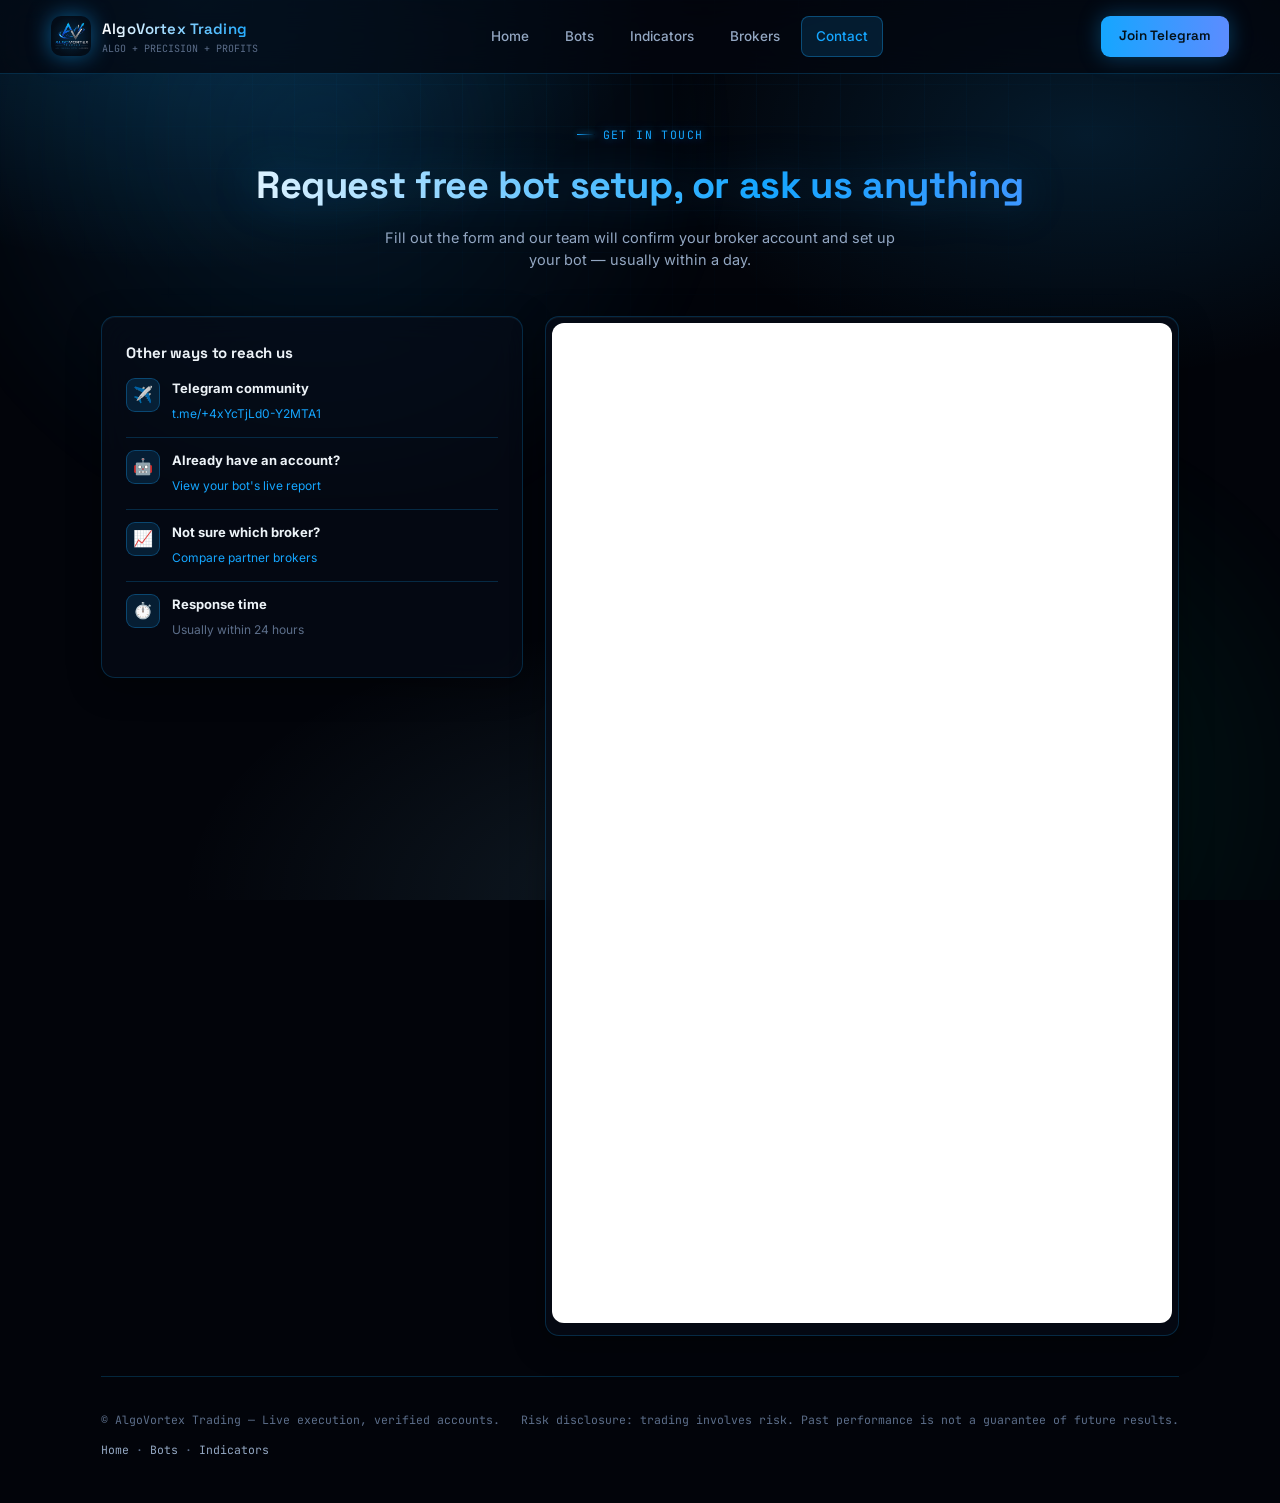
<file: CONTACT.html>
<!doctype html>
<html lang="en">
<head>
<meta charset="UTF-8">
<meta name="viewport" content="width=device-width, initial-scale=1.0">
<title>Contact — AlgoVortex Trading</title>
<meta name="description" content="Request free bot setup or ask a question — contact AlgoVortex Trading.">
<link rel="icon" type="image/png" href="assets/logo.png">
<link rel="preconnect" href="https://fonts.googleapis.com">
<link href="https://fonts.googleapis.com/css2?family=Space+Grotesk:wght@400;500;600;700&family=Inter:wght@400;500;600;700&family=JetBrains+Mono:wght@400;500;600;700&display=swap" rel="stylesheet">
<link rel="stylesheet" href="assets/theme.css">
<style>
  .page-head{padding:52px 0 8px;text-align:center;}
  .page-head h1{font-size:clamp(28px,4vw,38px);
    background:linear-gradient(90deg,#fff 10%,var(--blue) 60%,var(--purple) 100%);
    -webkit-background-clip:text;background-clip:text;color:transparent;
    filter:drop-shadow(0 0 22px rgba(21,166,255,.25));}
  .page-head p{color:var(--text-dim);font-size:14.5px;margin-top:12px;max-width:520px;margin-left:auto;margin-right:auto;}
  .contact-layout{display:grid;grid-template-columns:.8fr 1.2fr;gap:22px;margin-top:36px;align-items:start;}
  .side-card{padding:24px;}
  .side-card h3{font-size:15px;margin-bottom:14px;}
  .side-row{display:flex;gap:12px;align-items:flex-start;padding:12px 0;border-top:1px solid var(--border);}
  .side-row:first-of-type{border-top:none;padding-top:0;}
  .side-row .ic{width:34px;height:34px;border-radius:9px;background:var(--btc-soft);border:1px solid rgba(21,166,255,.3);display:flex;align-items:center;justify-content:center;flex-shrink:0;}
  .side-row .txt b{display:block;font-size:13px;margin-bottom:2px;}
  .side-row .txt span{font-size:12px;color:var(--text-faint);}
  .side-row a{color:var(--btc);}
  .form-card{padding:6px;overflow:hidden;}
  .form-card iframe{width:100%;border:0;min-height:1000px;border-radius:12px;background:#fff;}
  @media (max-width:880px){.contact-layout{grid-template-columns:1fr;}}
</style>
</head>
<body>
<div class="bg-fx"><div class="grid-overlay"></div></div>

<header class="topbar">
  <a href="index.html" class="brand">
    <div class="brand-mark"><img src="assets/logo.png" alt="AlgoVortex logo"></div>
    <div>
      <div class="brand-name">AlgoVortex Trading</div>
      <div class="brand-sub">ALGO + PRECISION + PROFITS</div>
    </div>
  </a>
  <nav class="nav-links">
    <a href="index.html">Home</a>
    <a href="bots.html">Bots</a>
    <a href="indicators.html">Indicators</a>
    <a href="index.html#brokers">Brokers</a>
    <a href="CONTACT.html" class="current">Contact</a>
  </nav>
  <a class="nav-cta" href="https://t.me/+4xYcTjLd0-Y2MTA1" target="_blank" rel="noopener">Join Telegram</a>
</header>

<div class="wrap page-head">
  <div class="kicker" style="justify-content:center;">Get in touch</div>
  <h1>Request free bot setup, or ask us anything</h1>
  <p>Fill out the form and our team will confirm your broker account and set up your bot — usually within a day.</p>
</div>

<div class="wrap contact-layout">
  <div class="panel side-card">
    <h3>Other ways to reach us</h3>
    <div class="side-row">
      <div class="ic">✈️</div>
      <div class="txt"><b>Telegram community</b><span><a href="https://t.me/+4xYcTjLd0-Y2MTA1" target="_blank" rel="noopener">t.me/+4xYcTjLd0-Y2MTA1</a></span></div>
    </div>
    <div class="side-row">
      <div class="ic">🤖</div>
      <div class="txt"><b>Already have an account?</b><span><a href="bots.html">View your bot's live report</a></span></div>
    </div>
    <div class="side-row">
      <div class="ic">📈</div>
      <div class="txt"><b>Not sure which broker?</b><span><a href="index.html#brokers">Compare partner brokers</a></span></div>
    </div>
    <div class="side-row">
      <div class="ic">⏱️</div>
      <div class="txt"><b>Response time</b><span>Usually within 24 hours</span></div>
    </div>
  </div>

  <div class="panel form-card">
    <iframe src="https://docs.google.com/forms/d/e/1FAIpQLSePcIQGl6onnGEYOl34PDg5glkpNa48JPurK2uollfFUHZbuA/viewform?embedded=true" title="AlgoVortex contact form">Loading…</iframe>
  </div>
</div>

<div class="wrap" style="padding-bottom:20px;margin-top:40px;">
  <footer class="foot">
    <span>© AlgoVortex Trading — Live execution, verified accounts.</span>
    <span>Risk disclosure: trading involves risk. Past performance is not a guarantee of future results.</span>
    <span><a href="index.html">Home</a> · <a href="bots.html">Bots</a> · <a href="indicators.html">Indicators</a></span>
  </footer>
</div>
</body>
</html>
</file>
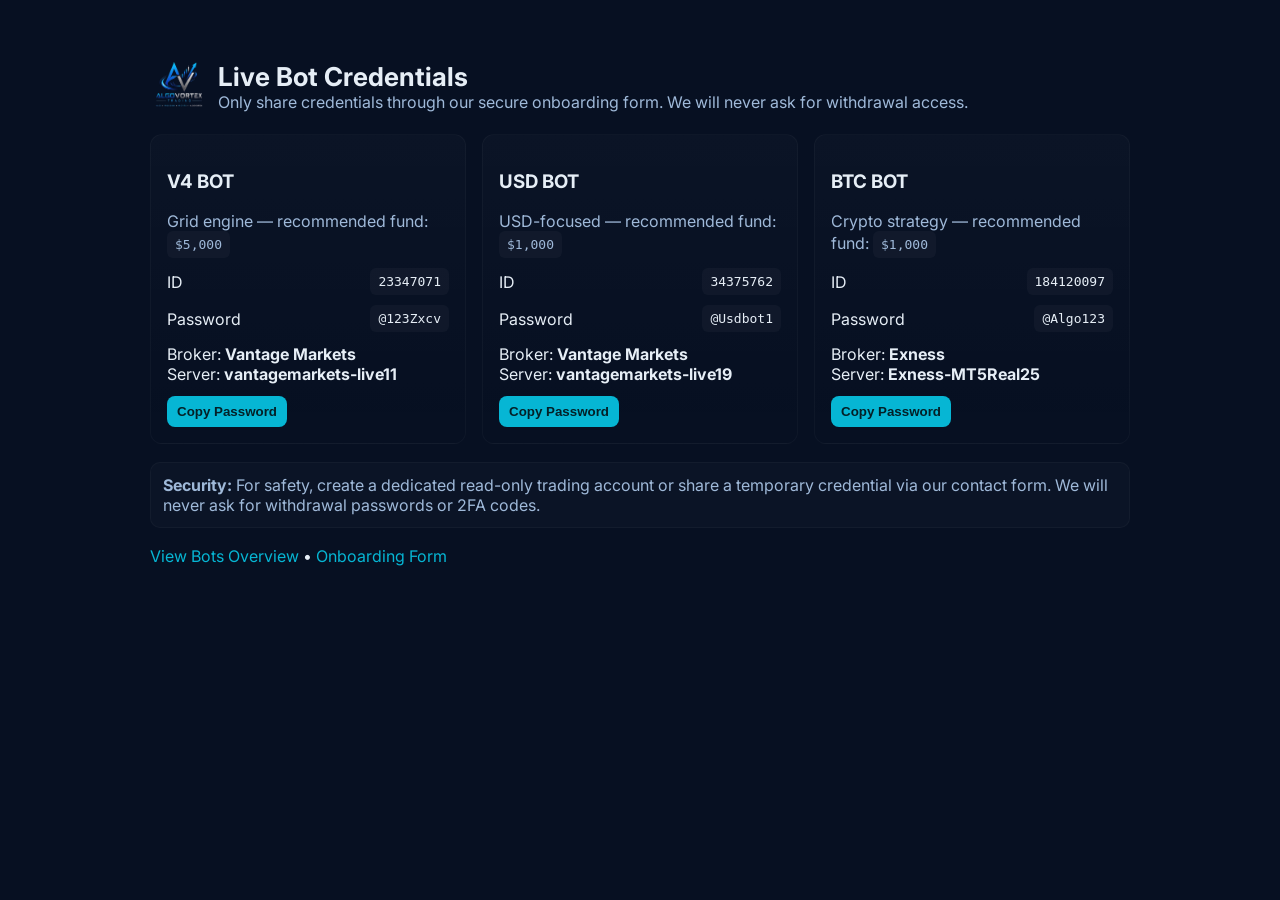
<file: CREDENTIAL.html>
<!doctype html>
<html lang="en">
<head>
	<meta charset="utf-8" />
	<meta name="viewport" content="width=device-width,initial-scale=1" />
	<title>Credentials — AlgoVortex</title>
	<link href="https://fonts.googleapis.com/css2?family=Inter:wght@300;400;600;700&display=swap" rel="stylesheet">
	<style>
		:root{--bg:#071022;--panel:rgba(255,255,255,0.02);--accent:#06b6d4;--muted:#9fb9d9}
		body{background:var(--bg);color:#e6eef6;font-family:Inter,system-ui;margin:0}
		.wrap{max-width:980px;margin:36px auto;padding:22px}
		header{display:flex;gap:12px;align-items:center}
		header img{width:56px;height:56px}
		h1{margin:0;font-size:26px}
		.muted{color:var(--muted)}
		.grid{display:grid;grid-template-columns:1fr 1fr 1fr;gap:16px;margin-top:20px}
		.card{background:linear-gradient(180deg,rgba(255,255,255,0.02),transparent);padding:16px;border-radius:12px;border:1px solid rgba(255,255,255,0.03)}
		.kbd{font-family:monospace;background:rgba(255,255,255,0.03);padding:6px 8px;border-radius:6px;display:inline-block}
		.row{display:flex;justify-content:space-between;align-items:center;margin-top:10px}
		.copy{background:var(--accent);color:#042027;padding:8px 10px;border-radius:8px;border:none;cursor:pointer;font-weight:700}
		.note{margin-top:18px;background:rgba(255,255,255,0.02);padding:12px;border-radius:10px;border:1px solid rgba(255,255,255,0.03);color:var(--muted)}
		@media(max-width:900px){.grid{grid-template-columns:1fr}}
	</style>
</head>
<body>
	<div class="wrap">
		<header>
			<img src="assets/logo.png" alt="AlgoVortex logo">
			<div>
				<h1>Live Bot Credentials</h1>
				<div class="muted">Only share credentials through our secure onboarding form. We will never ask for withdrawal access.</div>
			</div>
		</header>

		<section class="grid">
			<div class="card">
				<h3>V4 BOT</h3>
				<div class="muted">Grid engine — recommended fund: <span class="kbd">$5,000</span></div>
				<div class="row"><div>ID</div><div class="kbd">23347071</div></div>
				<div class="row"><div>Password</div><div class="kbd" id="v4-pass">@123Zxcv</div></div>
				<div style="margin-top:12px">Broker: <strong>Vantage Markets</strong><br>Server: <strong>vantagemarkets-live11</strong></div>
				<div style="margin-top:12px"><button class="copy" data-copy="#v4-pass">Copy Password</button></div>
			</div>

			<div class="card">
				<h3>USD BOT</h3>
				<div class="muted">USD-focused — recommended fund: <span class="kbd">$1,000</span></div>
				<div class="row"><div>ID</div><div class="kbd">34375762</div></div>
				<div class="row"><div>Password</div><div class="kbd" id="usd-pass">@Usdbot1</div></div>
				<div style="margin-top:12px">Broker: <strong>Vantage Markets</strong><br>Server: <strong>vantagemarkets-live19</strong></div>
				<div style="margin-top:12px"><button class="copy" data-copy="#usd-pass">Copy Password</button></div>
			</div>

			<div class="card">
				<h3>BTC BOT</h3>
				<div class="muted">Crypto strategy — recommended fund: <span class="kbd">$1,000</span></div>
				<div class="row"><div>ID</div><div class="kbd">184120097</div></div>
				<div class="row"><div>Password</div><div class="kbd" id="btc-pass">@Algo123</div></div>
				<div style="margin-top:12px">Broker: <strong>Exness</strong><br>Server: <strong>Exness-MT5Real25</strong></div>
				<div style="margin-top:12px"><button class="copy" data-copy="#btc-pass">Copy Password</button></div>
			</div>
		</section>

		<div class="note">
			<strong>Security:</strong> For safety, create a dedicated read-only trading account or share a temporary credential via our contact form. We will never ask for withdrawal passwords or 2FA codes.
		</div>

		<div style="margin-top:18px"><a href="bots.html" style="color:var(--accent);text-decoration:none">View Bots Overview</a> • <a href="CONTACT.html" style="color:var(--accent);text-decoration:none">Onboarding Form</a></div>

		<script>
			document.querySelectorAll('.copy').forEach(btn=>{
				btn.addEventListener('click',()=>{
					const sel = document.querySelector(btn.dataset.copy).textContent;
					navigator.clipboard.writeText(sel).then(()=>{btn.textContent='Copied';setTimeout(()=>btn.textContent='Copy Password',1200)}).catch(()=>alert('Copy failed'))
				})
			})
		</script>
	</div>
</body>
</html>
</file>
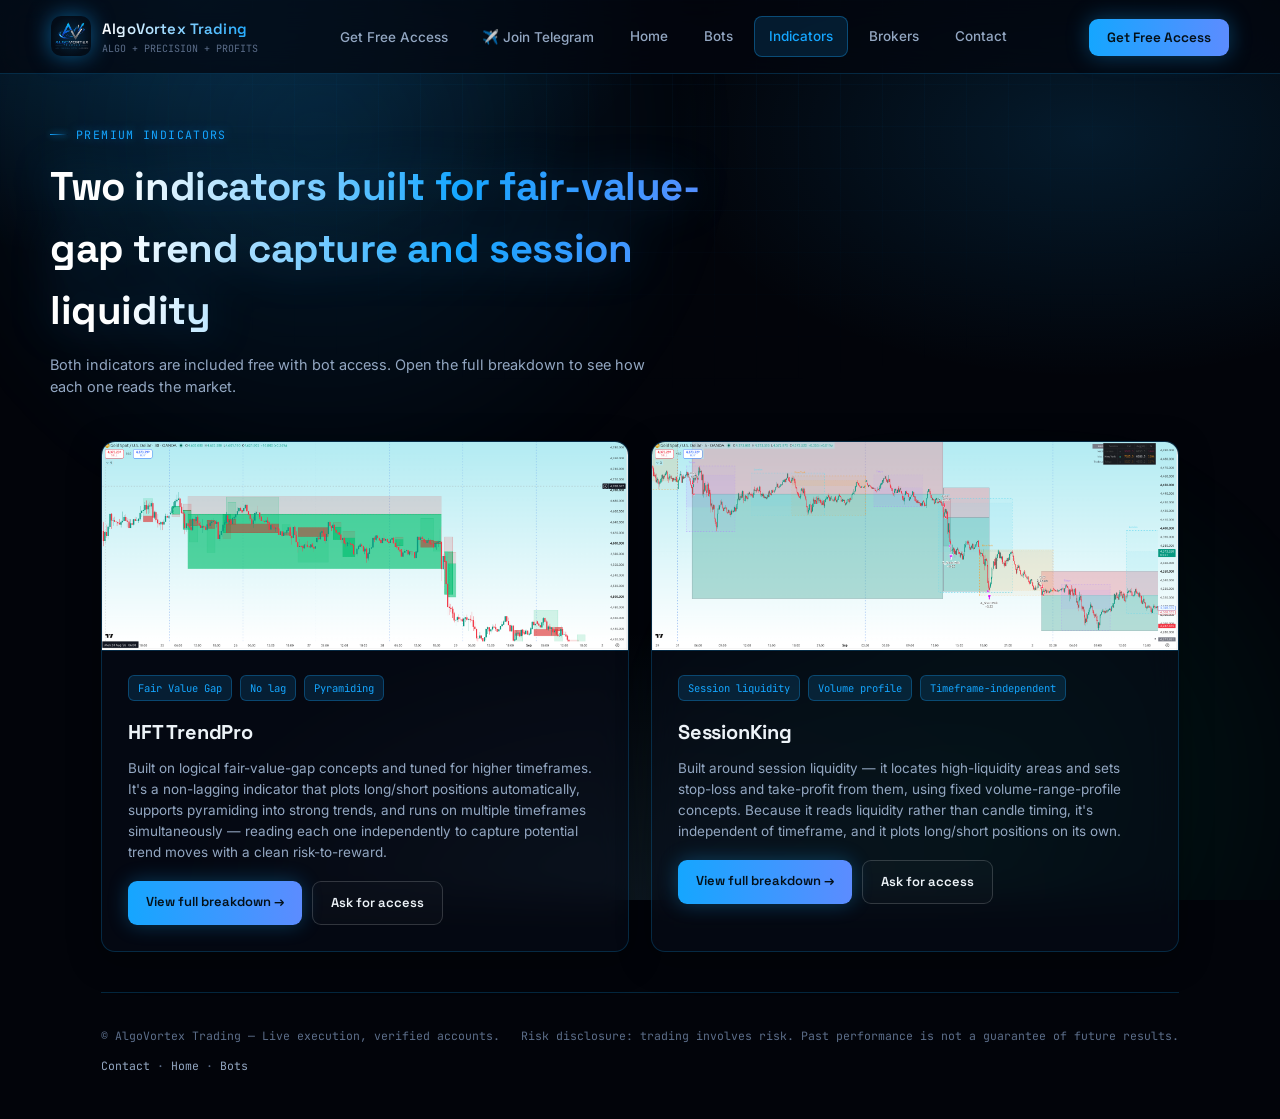
<file: indicators.html>
<!doctype html>
<html lang="en">
<head>
<meta charset="UTF-8">
<meta name="viewport" content="width=device-width, initial-scale=1.0">
<title>Indicators — AlgoVortex Trading</title>
<meta name="description" content="IVFG and SessionKing — two premium TradingView indicators from AlgoVortex Trading, free for referred clients.">
<link rel="icon" type="image/png" href="assets/logo.png">
<link rel="preconnect" href="https://fonts.googleapis.com">
<link href="https://fonts.googleapis.com/css2?family=Space+Grotesk:wght@400;500;600;700&family=Inter:wght@400;500;600;700&family=JetBrains+Mono:wght@400;500;600;700&display=swap" rel="stylesheet">
<link rel="stylesheet" href="assets/theme.css">
<style>
  .page-head{padding:52px 0 8px;}
  .page-head h1{font-size:clamp(28px,4vw,40px);max-width:680px;
    background:linear-gradient(90deg,#fff 10%,var(--blue) 60%,var(--purple) 100%);
    -webkit-background-clip:text;background-clip:text;color:transparent;
    filter:drop-shadow(0 0 22px rgba(21,166,255,.25));}
  .page-head p{color:var(--text-dim);font-size:14.5px;margin-top:12px;max-width:600px;}
  .ind-grid{display:grid;grid-template-columns:1fr 1fr;gap:22px;margin-top:34px;}
  .ind-card{overflow:hidden;transition:.25s;}
  .ind-card:hover{border-color:rgba(21,166,255,.45);box-shadow:0 12px 40px rgba(21,166,255,.15);transform:translateY(-3px);}
  .ind-shot{position:relative;overflow:hidden;border-bottom:1px solid var(--border);}
  .ind-shot img{width:100%;display:block;transition:transform .4s ease;}
  .ind-card:hover .ind-shot img{transform:scale(1.04);}
  .ind-body{padding:24px 26px 26px;}
  .ind-body h3{font-size:20px;margin-bottom:10px;}
  .ind-body p{color:var(--text-dim);font-size:13.5px;margin-bottom:18px;}
  .ind-tags{display:flex;gap:8px;margin-bottom:16px;flex-wrap:wrap;}
  .ind-tag{font-family:'JetBrains Mono',monospace;font-size:10.5px;color:var(--btc);background:var(--btc-soft);padding:4px 9px;border-radius:6px;border:1px solid rgba(21,166,255,.3);}
  .ind-actions{display:flex;gap:10px;flex-wrap:wrap;}
  .btn2{font-family:'Space Grotesk',sans-serif;font-weight:600;font-size:13px;padding:11px 18px;border-radius:9px;transition:.2s;}
  .btn2-primary{background:linear-gradient(90deg,var(--btc),var(--purple));color:#031018;box-shadow:0 0 20px rgba(21,166,255,.3);}
  .btn2-primary:hover{transform:translateY(-2px);}
  .btn2-ghost{background:rgba(255,255,255,.02);border:1px solid var(--border-2);color:var(--text);}
  .btn2-ghost:hover{border-color:var(--btc);color:var(--btc);}
  @media (max-width:820px){.ind-grid{grid-template-columns:1fr;}}
  @media (max-width:480px){
    .ind-body{padding:20px 18px 20px;}
    .ind-actions{flex-direction:column;}
    .btn2{width:100%;text-align:center;}
  }
</style>
</head>
<body>
<div class="bg-fx"><div class="grid-overlay"></div></div>

<header class="topbar">
  <a href="index.html" class="brand">
    <div class="brand-mark"><img src="assets/logo.png" alt="AlgoVortex logo"></div>
    <div>
      <div class="brand-name">AlgoVortex Trading</div>
      <div class="brand-sub">ALGO + PRECISION + PROFITS</div>
    </div>
  </a>
  <nav class="nav-links" id="navLinks">
    <div class="mobile-nav-extra">
      <a class="btn btn-primary" href="CONTACT.html" style="text-align:center;">Get Free Access</a>
      <a class="btn btn-ghost" href="https://t.me/+4xYcTjLd0-Y2MTA1" target="_blank" rel="noopener">✈️ Join Telegram</a>
    </div>
    <a href="index.html">Home</a>
    <a href="bots.html">Bots</a>
    <a href="indicators.html" class="current">Indicators</a>
    <a href="index.html#brokers">Brokers</a>
    <a href="CONTACT.html">Contact</a>
  </nav>
  <div class="topbar-actions">
    <a class="nav-cta" href="CONTACT.html">Get Free Access</a>
  </div>
  <button class="burger" id="burgerBtn" onclick="toggleMenu()" aria-label="Menu" aria-expanded="false" aria-controls="navLinks">
    <span class="bx"><span></span><span></span><span></span></span>
  </button>
</header>
<div class="nav-backdrop" id="navBackdrop" onclick="closeMenu()"></div>

<div class="wrap page-head">
  <div class="kicker">Premium indicators</div>
  <h1>Two indicators built for fair-value-gap trend capture and session liquidity</h1>
  <p>Both indicators are included free with bot access. Open the full breakdown to see how each one reads the market.</p>
</div>

<div class="wrap ind-grid">
  <article class="panel ind-card">
    <div class="ind-shot"><img src="assets/ivfg_indicator.png" alt="HFT TrendPro indicator chart example"></div>
    <div class="ind-body">
      <div class="ind-tags"><span class="ind-tag">Fair Value Gap</span><span class="ind-tag">No lag</span><span class="ind-tag">Pyramiding</span></div>
      <h3>HFT TrendPro</h3>
      <p>Built on logical fair-value-gap concepts and tuned for higher timeframes. It's a non-lagging indicator that plots long/short positions automatically, supports pyramiding into strong trends, and runs on multiple timeframes simultaneously — reading each one independently to capture potential trend moves with a clean risk-to-reward.</p>
      <div class="ind-actions">
        <a class="btn2 btn2-primary" href="IVFG_INDICATOR.html">View full breakdown →</a>
        <a class="btn2 btn2-ghost" href="CONTACT.html">Ask for access</a>
      </div>
    </div>
  </article>

  <article class="panel ind-card">
    <div class="ind-shot"><img src="assets/sessionking_indicator.png" alt="SessionKing Indicator chart example"></div>
    <div class="ind-body">
      <div class="ind-tags"><span class="ind-tag">Session liquidity</span><span class="ind-tag">Volume profile</span><span class="ind-tag">Timeframe-independent</span></div>
      <h3>SessionKing</h3>
      <p>Built around session liquidity — it locates high-liquidity areas and sets stop-loss and take-profit from them, using fixed volume-range-profile concepts. Because it reads liquidity rather than candle timing, it's independent of timeframe, and it plots long/short positions on its own.</p>
      <div class="ind-actions">
        <a class="btn2 btn2-primary" href="SESSIONKING_INDICATOR.html">View full breakdown →</a>
        <a class="btn2 btn2-ghost" href="CONTACT.html">Ask for access</a>
      </div>
    </div>
  </article>
</div>

<div class="wrap" style="padding-bottom:20px;margin-top:40px;">
  <footer class="foot">
    <span>© AlgoVortex Trading — Live execution, verified accounts.</span>
    <span>Risk disclosure: trading involves risk. Past performance is not a guarantee of future results.</span>
    <span><a href="CONTACT.html">Contact</a> · <a href="index.html">Home</a> · <a href="bots.html">Bots</a></span>
  </footer>
</div>

<script>
  // Mobile nav menu
  const navLinks = document.getElementById('navLinks');
  const burgerBtn = document.getElementById('burgerBtn');
  const navBackdrop = document.getElementById('navBackdrop');
  function toggleMenu(){ navLinks.classList.contains('mobile-open') ? closeMenu() : openMenu(); }
  function openMenu(){
    navLinks.classList.add('mobile-open');
    burgerBtn.classList.add('open');
    burgerBtn.setAttribute('aria-expanded','true');
    navBackdrop.classList.add('open');
    document.body.style.overflow='hidden';
  }
  function closeMenu(){
    navLinks.classList.remove('mobile-open');
    burgerBtn.classList.remove('open');
    burgerBtn.setAttribute('aria-expanded','false');
    navBackdrop.classList.remove('open');
    document.body.style.overflow='';
  }
  navLinks.querySelectorAll('a').forEach(a=>a.addEventListener('click',closeMenu));
  document.addEventListener('keydown',e=>{if(e.key==='Escape')closeMenu();});
</script>
</body>
</html>
</file>
<file: assets/theme.css>
/* ============================================================
   AlgoVortex Trading — Shared Theme
   Matches the Performance Terminal design language used across
   the bot report pages (V4 / USD / BTC).
   ============================================================ */
:root{
  --bg:#02040A;
  --bg-1:#050A14;
  --panel:rgba(8,14,26,0.55);
  --panel-2:rgba(10,18,32,0.65);
  --panel-glass:rgba(6,10,20,0.55);
  --border:rgba(15,163,245,0.22);
  --border-2:rgba(232,236,239,0.18);
  --text:#EDF3F8;
  --text-dim:#93A7C2;
  --text-faint:#5C6E8A;
  --btc:#15A6FF;
  --btc-soft:rgba(21,166,255,0.14);
  --green:#00E29A;
  --green-soft:rgba(0,226,154,0.13);
  --red:#FF3B6E;
  --red-soft:rgba(255,59,110,0.14);
  --blue:#15A6FF;
  --blue-soft:rgba(21,166,255,0.14);
  --purple:#5C8CFF;
  --pink:#7FD4FF;
  --gold:#FFC24B;
  --gold-soft:rgba(255,194,75,0.14);
  --silver:#E8ECEF;
  --silver-dim:#8C97A6;
  --radius-sm:8px;
  --radius:14px;
  --radius-lg:20px;
}
*{margin:0;padding:0;box-sizing:border-box;}
html{scroll-behavior:smooth;}
body{
  background:
    radial-gradient(ellipse 60% 50% at 15% 0%, rgba(21,166,255,.20), transparent 60%),
    radial-gradient(ellipse 55% 45% at 85% 15%, rgba(21,166,255,.14), transparent 60%),
    radial-gradient(ellipse 60% 50% at 50% 100%, rgba(127,212,255,.10), transparent 60%),
    var(--bg);
  background-attachment:fixed;
  color:var(--text);
  font-family:'Inter',-apple-system,sans-serif;
  line-height:1.55;
  -webkit-font-smoothing:antialiased;
  overflow-x:hidden;
  position:relative;
  min-height:100vh;
}
.mono{font-family:'JetBrains Mono',monospace;}
.display{font-family:'Space Grotesk',sans-serif;}
a{color:inherit;text-decoration:none;}
img{max-width:100%;display:block;}
::selection{background:var(--btc-soft);color:var(--btc);}
::-webkit-scrollbar{width:10px;height:10px;}
::-webkit-scrollbar-track{background:transparent;}
::-webkit-scrollbar-thumb{background:linear-gradient(180deg,var(--purple),var(--blue));border-radius:6px;}

/* ============ BACKDROP FX ============ */
.bg-fx{position:fixed;inset:0;z-index:0;pointer-events:none;overflow:hidden;}
.bg-fx::before{
  content:"";position:absolute;top:-25%;left:-15%;width:80%;height:80%;
  background:radial-gradient(circle, rgba(21,166,255,0.12) 0%, transparent 65%);
  filter:blur(20px);
  animation:auroraDrift 22s ease-in-out infinite alternate;
}
.bg-fx::after{
  content:"";position:absolute;bottom:-25%;right:-15%;width:75%;height:75%;
  background:radial-gradient(circle, rgba(0,226,154,0.10) 0%, transparent 65%);
  filter:blur(20px);
  animation:auroraDrift 26s ease-in-out infinite alternate-reverse;
}
@keyframes auroraDrift{0%{transform:translate(0,0) scale(1);}100%{transform:translate(6%,4%) scale(1.15);}}
.grid-overlay{
  position:absolute;inset:0;
  background-image:
    linear-gradient(rgba(21,166,255,0.035) 1px, transparent 1px),
    linear-gradient(90deg, rgba(21,166,255,0.035) 1px, transparent 1px);
  background-size:42px 42px;
  mask-image:radial-gradient(ellipse 80% 60% at 50% 0%, black 20%, transparent 75%);
}
@media (prefers-reduced-motion:reduce){
  .bg-fx::before,.bg-fx::after{animation:none;}
}

/* ============ TOPBAR ============ */
.topbar{
  position:sticky;top:0;z-index:50;
  display:flex;align-items:center;justify-content:space-between;
  padding:16px clamp(20px,4vw,52px);
  background:rgba(3,6,14,.72);
  backdrop-filter:blur(16px);-webkit-backdrop-filter:blur(16px);
  border-bottom:1px solid var(--border);
}
.brand{display:flex;align-items:center;gap:11px;}
.brand-mark{
  width:40px;height:40px;border-radius:10px;flex-shrink:0;
  display:flex;align-items:center;justify-content:center;overflow:hidden;
  background:radial-gradient(circle, rgba(21,166,255,.18), transparent 70%);
  box-shadow:0 0 22px rgba(21,166,255,.5);
}
.brand-mark img{width:100%;height:100%;object-fit:contain;}
.brand-name{font-family:'Space Grotesk',sans-serif;font-weight:600;font-size:15px;letter-spacing:.01em;
  background:linear-gradient(90deg,#fff,var(--blue));-webkit-background-clip:text;background-clip:text;color:transparent;}
.brand-sub{font-size:10px;color:var(--text-faint);font-family:'JetBrains Mono',monospace;margin-top:1px;}
.nav-links{display:flex;align-items:center;gap:6px;}
.nav-links a{
  font-size:13.5px;font-weight:500;color:var(--text-dim);padding:9px 14px;border-radius:8px;
  transition:.15s;border:1px solid transparent;
}
.nav-links a:hover{color:var(--text);background:rgba(21,166,255,.08);}
.nav-links a.current{color:var(--btc);background:var(--btc-soft);border-color:rgba(21,166,255,.35);}
.nav-cta{
  font-family:'Space Grotesk',sans-serif;font-weight:600;font-size:13.5px;
  background:linear-gradient(90deg,var(--btc),var(--purple));color:#031018;
  padding:10px 18px;border-radius:9px;border:none;cursor:pointer;
  box-shadow:0 0 22px rgba(21,166,255,.35);transition:.2s;
}
.nav-cta:hover{transform:translateY(-1px);box-shadow:0 0 28px rgba(21,166,255,.5);}
.burger{display:none;background:none;border:1px solid var(--border-2);color:var(--text);width:38px;height:38px;border-radius:8px;cursor:pointer;}

/* ============ SHELL ============ */
.wrap{max-width:1180px;margin:0 auto;padding:0 clamp(20px,4vw,52px);position:relative;z-index:1;}
.section{padding:76px 0;}
.section-tight{padding:44px 0;}
.kicker{
  font-family:'JetBrains Mono',monospace;font-size:11.5px;color:var(--btc);
  text-transform:uppercase;letter-spacing:.12em;margin-bottom:12px;display:flex;align-items:center;gap:8px;
  text-shadow:0 0 10px rgba(21,166,255,.5);
}
.kicker::before{content:"";width:18px;height:1px;background:linear-gradient(90deg,var(--btc),transparent);box-shadow:0 0 6px var(--btc);}
h1,h2,h3,h4{font-family:'Space Grotesk',sans-serif;font-weight:700;letter-spacing:-.01em;}
.panel{
  background:var(--panel);border:1px solid var(--border);border-radius:var(--radius);
  backdrop-filter:blur(16px);-webkit-backdrop-filter:blur(16px);
  box-shadow:0 8px 32px rgba(0,0,0,.35), inset 0 1px 0 rgba(255,255,255,.04);
  position:relative;
}
footer.foot{
  padding:34px 0 24px;color:var(--text-faint);font-size:11.5px;font-family:'JetBrains Mono',monospace;
  display:flex;justify-content:space-between;flex-wrap:wrap;gap:12px;border-top:1px solid var(--border);
  position:relative;z-index:1;
}
footer.foot a{color:var(--text-dim);}
footer.foot a:hover{color:var(--btc);}

@media (max-width:860px){
  .nav-links{display:none;}
  .burger{display:flex;align-items:center;justify-content:center;}
}
</file>
